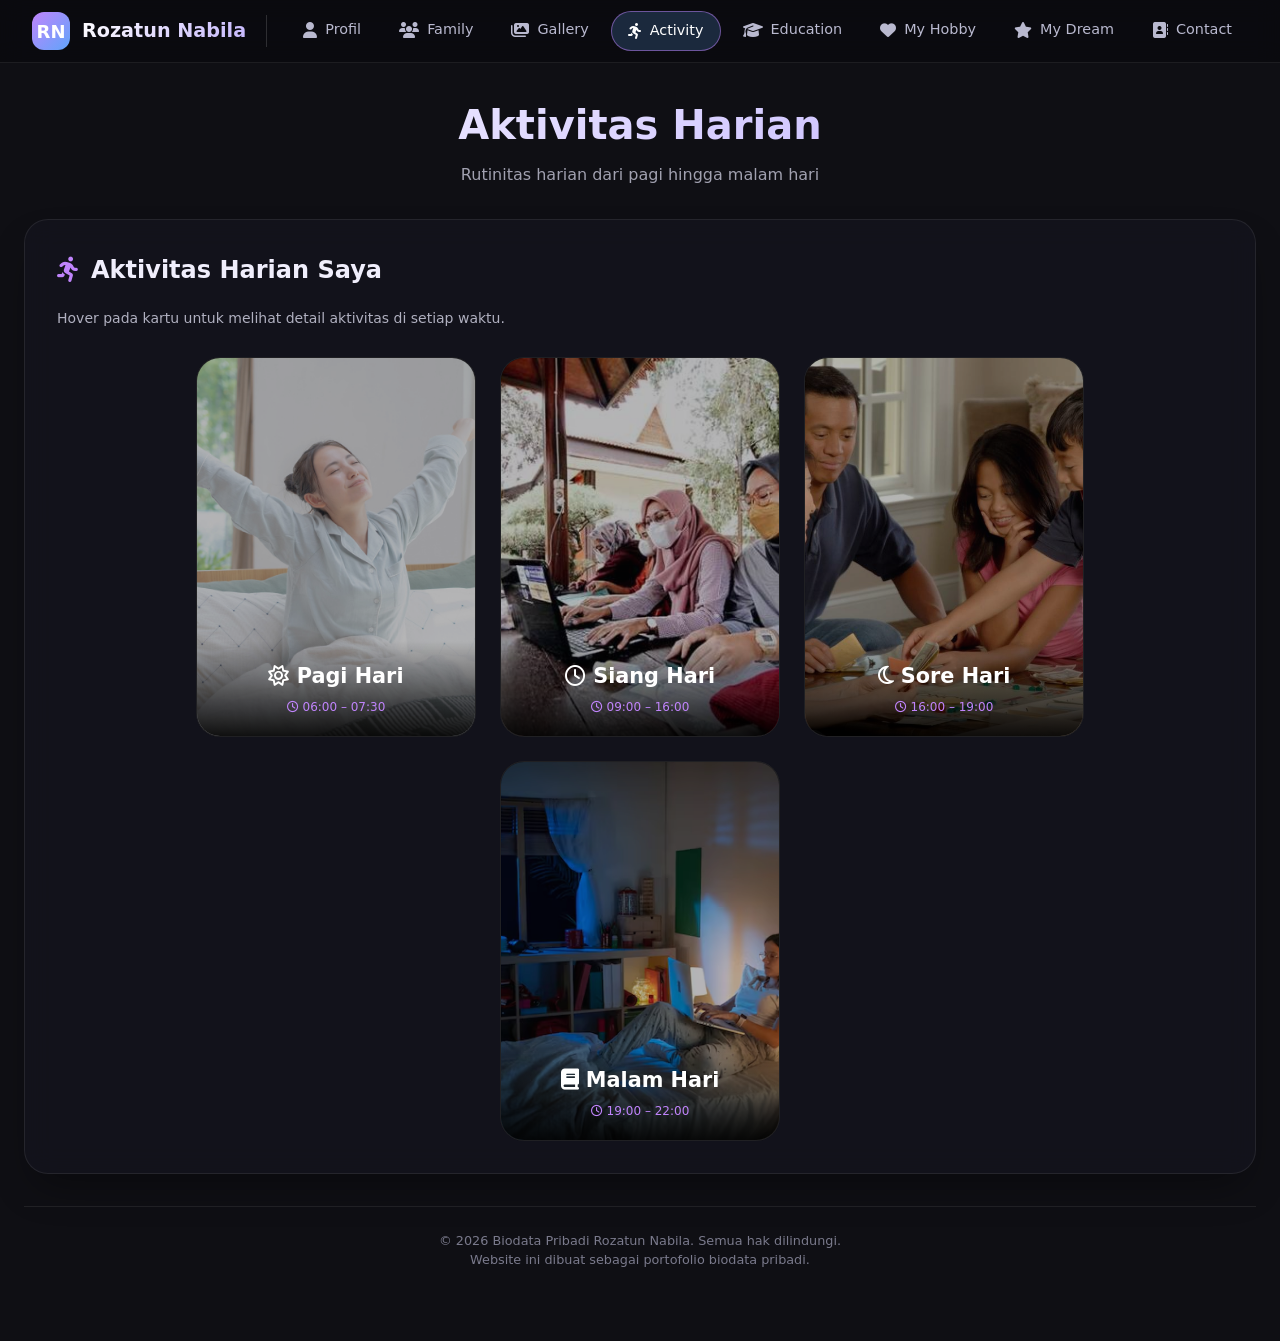
<file: prak/activities.html>
<!DOCTYPE html>
<html lang="id">
<head>
  <meta charset="UTF-8">
  <meta name="viewport" content="width=device-width, initial-scale=1.0">
  <title>Biodata Pribadi - Aktivitas</title>
  <link rel="stylesheet" href="https://cdnjs.cloudflare.com/ajax/libs/font-awesome/6.4.0/css/all.min.css">
  <link rel="stylesheet" href="style.css">
  <script src="script.js" defer></script>
</head>
<body>
  <!-- NAVBAR SAMA PERSIS DENGAN DREAMS -->
  <nav class="topbar">
    <a href="index.html" class="topbar-brand">
      <div class="topbar-brand-logo">RN</div>
      <div class="topbar-brand-name">Rozatun Nabila</div>
    </a>
    <div class="topbar-divider"></div>
    <ul class="nav-menu">
      <li class="nav-item"><a href="index.html" class="nav-link"><i class="fas fa-user"></i><span>Profil</span></a></li>
      <li class="nav-item"><a href="family.html" class="nav-link"><i class="fas fa-users"></i><span>Family</span></a></li>
      <li class="nav-item"><a href="gallery.html" class="nav-link"><i class="fas fa-images"></i><span>Gallery</span></a></li>
      <li class="nav-item"><a href="activities.html" class="nav-link active"><i class="fas fa-running"></i><span>Activity</span></a></li>
      <li class="nav-item"><a href="education.html" class="nav-link"><i class="fas fa-graduation-cap"></i><span>Education</span></a></li>
      <li class="nav-item"><a href="hobby.html" class="nav-link"><i class="fas fa-heart"></i><span>My Hobby</span></a></li>
      <li class="nav-item"><a href="dreams.html" class="nav-link"><i class="fas fa-star"></i><span>My Dream</span></a></li>
      <li class="nav-item"><a href="contact.html" class="nav-link"><i class="fas fa-address-book"></i><span>Contact</span></a></li>
    </ul>
  </nav>

  <main class="main-content">
    <div class="page-header">
      <h1>Aktivitas Harian</h1>
      <p>Rutinitas harian dari pagi hingga malam hari</p>
    </div>

    <div class="glass-card">
      <div class="section-title"><i class="fas fa-running"></i> Aktivitas Harian Saya</div>
      <p style="color:var(--text2); margin-bottom:28px; font-size:14px;">Hover pada kartu untuk melihat detail aktivitas di setiap waktu.</p>

      <div class="flip-dasar">
        <!-- Pagi -->
        <div class="flip-card">
          <div class="flip-inner">
            <div class="flip-front">
              <img src="images/bangun pagi.jpg" alt="Pagi" onerror="this.style.background='linear-gradient(135deg,#7c5cbf,#f472b6)'; this.style.minHeight='200px';">
              <div class="flip-front-content">
                <h3><i class="far fa-sun"></i> Pagi Hari</h3>
                <p class="card-time"><i class="far fa-clock"></i> 06:00 – 07:30</p>
              </div>
            </div>
            <div class="flip-back">
              <div class="flip-back-icon"><i class="far fa-sun"></i></div>
              <h3>Sarapan & Mandi</h3>
              <p>Setelah shalat shubuh dilanjutkan dengan mandi kemudian baru sarapan pagi.</p>
              <div class="detail-list">
                <div><i class="fas fa-check-circle"></i> Shalat Shubuh</div>
                <div><i class="fas fa-check-circle"></i> Mandi pagi</div>
                <div><i class="fas fa-check-circle"></i> Sarapan bergizi</div>
              </div>
            </div>
          </div>
        </div>

        <!-- Siang -->
        <div class="flip-card">
          <div class="flip-inner">
            <div class="flip-front">
              <img src="images/ngampus.jpg" alt="Siang" onerror="this.style.background='linear-gradient(135deg,#38bdf8,#7c5cbf)'; this.style.minHeight='200px';">
              <div class="flip-front-content">
                <h3><i class="far fa-clock"></i> Siang Hari</h3>
                <p class="card-time"><i class="far fa-clock"></i> 09:00 – 16:00</p>
              </div>
            </div>
            <div class="flip-back">
              <div class="flip-back-icon"><i class="fas fa-graduation-cap"></i></div>
              <h3>Masuk Kampus</h3>
              <p>Belajar di lingkungan kampus sesuai dengan mata kuliah yang telah diambil.</p>
              <div class="detail-list">
                <div><i class="fas fa-check-circle"></i> Perkuliahan</div>
                <div><i class="fas fa-check-circle"></i> Diskusi kelompok</div>
                <div><i class="fas fa-check-circle"></i> Praktikum</div>
              </div>
            </div>
          </div>
        </div>

        <!-- Sore -->
        <div class="flip-card">
          <div class="flip-inner">
            <div class="flip-front">
              <img src="images/pulang.jpg" alt="Sore" onerror="this.style.background='linear-gradient(135deg,#f472b6,#38bdf8)'; this.style.minHeight='200px';">
              <div class="flip-front-content">
                <h3><i class="far fa-moon"></i> Sore Hari</h3>
                <p class="card-time"><i class="far fa-clock"></i> 16:00 – 19:00</p>
              </div>
            </div>
            <div class="flip-back">
              <div class="flip-back-icon"><i class="fas fa-users"></i></div>
              <h3>Waktu Keluarga</h3>
              <p>Waktu istirahat setelah seharian di kampus dan bersama keluarga.</p>
              <div class="detail-list">
                <div><i class="fas fa-check-circle"></i> Istirahat</div>
                <div><i class="fas fa-check-circle"></i> Quality time keluarga</div>
                <div><i class="fas fa-check-circle"></i> Makan malam bersama</div>
              </div>
            </div>
          </div>
        </div>

        <!-- Malam -->
        <div class="flip-card">
          <div class="flip-inner">
            <div class="flip-front">
              <img src="images/malam.jpg" alt="Malam" onerror="this.style.background='linear-gradient(135deg,#1e1a35,#7c5cbf)'; this.style.minHeight='200px';">
              <div class="flip-front-content">
                <h3><i class="fas fa-book"></i> Malam Hari</h3>
                <p class="card-time"><i class="far fa-clock"></i> 19:00 – 22:00</p>
              </div>
            </div>
            <div class="flip-back">
              <div class="flip-back-icon"><i class="fas fa-star"></i></div>
              <h3>Pengembangan Diri</h3>
              <p>Belajar mandiri dan merencanakan kegiatan esok hari.</p>
              <div class="detail-list">
                <div><i class="fas fa-check-circle"></i> Belajar mandiri</div>
                <div><i class="fas fa-check-circle"></i> Review materi</div>
                <div><i class="fas fa-check-circle"></i> Persiapan esok hari</div>
                <div><i class="fas fa-check-circle"></i> Istirahat / tidur</div>
              </div>
            </div>
          </div>
        </div>
      </div>
    </div>

    <footer class="footer">
      <p>&copy; 2026 Biodata Pribadi Rozatun Nabila. Semua hak dilindungi.</p>
      <p>Website ini dibuat sebagai portofolio biodata pribadi.</p>
    </footer>
  </main>
</body>
</html>
</file>
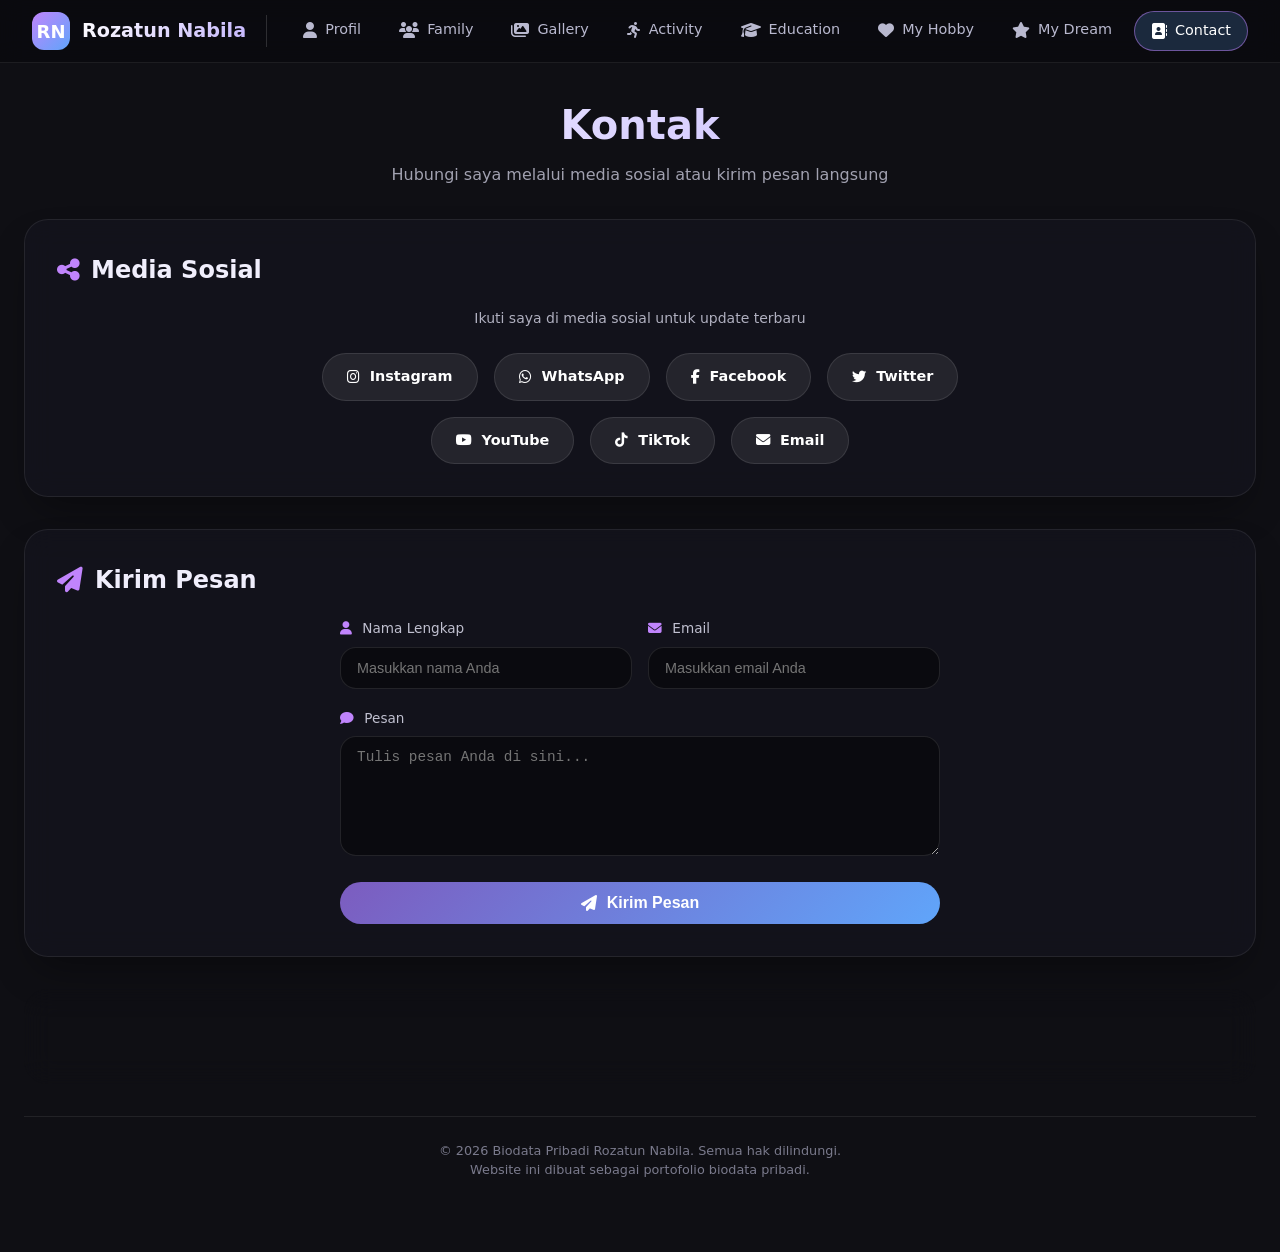
<file: prak/contact.html>
<!DOCTYPE html>
<html lang="id">
<head>
  <meta charset="UTF-8">
  <meta name="viewport" content="width=device-width, initial-scale=1.0">
  <title>Biodata Pribadi - Kontak</title>
  <link rel="stylesheet" href="https://cdnjs.cloudflare.com/ajax/libs/font-awesome/6.4.0/css/all.min.css">
  <link rel="stylesheet" href="style.css">
  <script src="script.js" defer></script>
</head>
<body>
  <nav class="topbar">
    <a href="index.html" class="topbar-brand">
      <div class="topbar-brand-logo">RN</div>
      <div class="topbar-brand-name">Rozatun Nabila</div>
    </a>
    <div class="topbar-divider"></div>
    <ul class="nav-menu">
      <li class="nav-item"><a href="index.html" class="nav-link"><i class="nav-icon fas fa-user"></i><span class="nav-text">Profil</span></a></li>
      <li class="nav-item"><a href="family.html" class="nav-link"><i class="nav-icon fas fa-users"></i><span class="nav-text">Family</span></a></li>
      <li class="nav-item"><a href="gallery.html" class="nav-link"><i class="nav-icon fas fa-images"></i><span class="nav-text">Gallery</span></a></li>
      <li class="nav-item"><a href="activities.html" class="nav-link"><i class="nav-icon fas fa-running"></i><span class="nav-text">Activity</span></a></li>
      <li class="nav-item"><a href="education.html" class="nav-link"><i class="nav-icon fas fa-graduation-cap"></i><span class="nav-text">Education</span></a></li>
      <li class="nav-item"><a href="hobby.html" class="nav-link"><i class="nav-icon fas fa-heart"></i><span class="nav-text">My Hobby</span></a></li>
      <li class="nav-item"><a href="dreams.html" class="nav-link"><i class="nav-icon fas fa-star"></i><span class="nav-text">My Dream</span></a></li>
      <li class="nav-item"><a href="contact.html" class="nav-link active"><i class="nav-icon fas fa-address-book"></i><span class="nav-text">Contact</span></a></li>
    </ul>
  </nav>

  <main class="main-content">
    <div class="page-header">
      <h1>Kontak</h1>
      <p>Hubungi saya melalui media sosial atau kirim pesan langsung</p>
    </div>

    <div class="glass-card">
      <div class="section-title"><i class="fas fa-share-alt"></i> Media Sosial</div>
      <p style="color:var(--text2); margin-bottom:24px; font-size:14px; text-align:center;">Ikuti saya di media sosial untuk update terbaru</p>
      <div class="social-grid">
        <a href="https://www.instagram.com/daintyrose_bill" target="_blank" class="social-btn ig"><i class="fab fa-instagram"></i> Instagram</a>
        <a href="https://wa.me/6285191769232" target="_blank" class="social-btn wa"><i class="fab fa-whatsapp"></i> WhatsApp</a>
        <a href="https://www.facebook.com/profile.php?id=100070222700428" target="_blank" class="social-btn fb"><i class="fab fa-facebook-f"></i> Facebook</a>
        <a href="https://twitter.com/roztnnabila" target="_blank" class="social-btn tw"><i class="fab fa-twitter"></i> Twitter</a>
        <a href="https://www.youtube.com/@roztnnabila" target="_blank" class="social-btn yt"><i class="fab fa-youtube"></i> YouTube</a>
        <a href="https://www.tiktok.com/@roztnnabila" target="_blank" class="social-btn tk"><i class="fab fa-tiktok"></i> TikTok</a>
        <a href="mailto:nabilarozatun@gmail.com" class="social-btn em"><i class="fas fa-envelope"></i> Email</a>
      </div>
    </div>

    <div class="glass-card">
      <div class="section-title"><i class="fas fa-paper-plane"></i> Kirim Pesan</div>
      <div class="contact-form-wrap">
        <div id="alertMsg" class="alert"></div>
        <form id="contactForm">
          <div class="form-row">
            <div class="input-group">
              <label><i class="fas fa-user"></i> Nama Lengkap</label>
              <input type="text" id="c-name" placeholder="Masukkan nama Anda" required>
            </div>
            <div class="input-group">
              <label><i class="fas fa-envelope"></i> Email</label>
              <input type="email" id="c-email" placeholder="Masukkan email Anda" required>
            </div>
          </div>
          <div class="input-group">
            <label><i class="fas fa-comment"></i> Pesan</label>
            <textarea id="c-msg" placeholder="Tulis pesan Anda di sini..." required></textarea>
          </div>
          <button type="submit" class="btn-primary">
            <i class="fas fa-paper-plane"></i> Kirim Pesan
          </button>
        </form>
      </div>
    </div>

    <div class="glass-card inbox-wrap">
      <div class="inbox-toggle" onclick="toggleInbox()">
        <h3><i class="fas fa-inbox"></i> Pesan Masuk</h3>
        <span class="notif-badge" id="notif-badge">0</span>
      </div>
      <div class="msg-list" id="msg-list"></div>
    </div>

    <footer class="footer">
      <p>&copy; 2026 Biodata Pribadi Rozatun Nabila. Semua hak dilindungi.</p>
      <p>Website ini dibuat sebagai portofolio biodata pribadi.</p>
    </footer>
  </main>

  <div class="modal-backdrop" id="msgModal">
    <div class="modal-box">
      <div class="modal-header">
        <h3><i class="fas fa-envelope"></i> Detail Pesan</h3>
        <button class="modal-close-btn" onclick="closeModal()"><i class="fas fa-times"></i></button>
      </div>
      <div class="modal-body">
        <div class="modal-field">
          <div class="modal-field-label">Nama</div>
          <div class="modal-field-value" id="m-name"></div>
        </div>
        <div class="modal-field">
          <div class="modal-field-label">Email</div>
          <div class="modal-field-value" id="m-email"></div>
        </div>
        <div class="modal-field">
          <div class="modal-field-label">Waktu</div>
          <div class="modal-field-value" id="m-time"></div>
        </div>
        <div class="modal-field">
          <div class="modal-field-label">Pesan</div>
          <div class="modal-message-box" id="m-msg"></div>
        </div>
      </div>
    </div>
  </div>
</body>
</html>
</file>
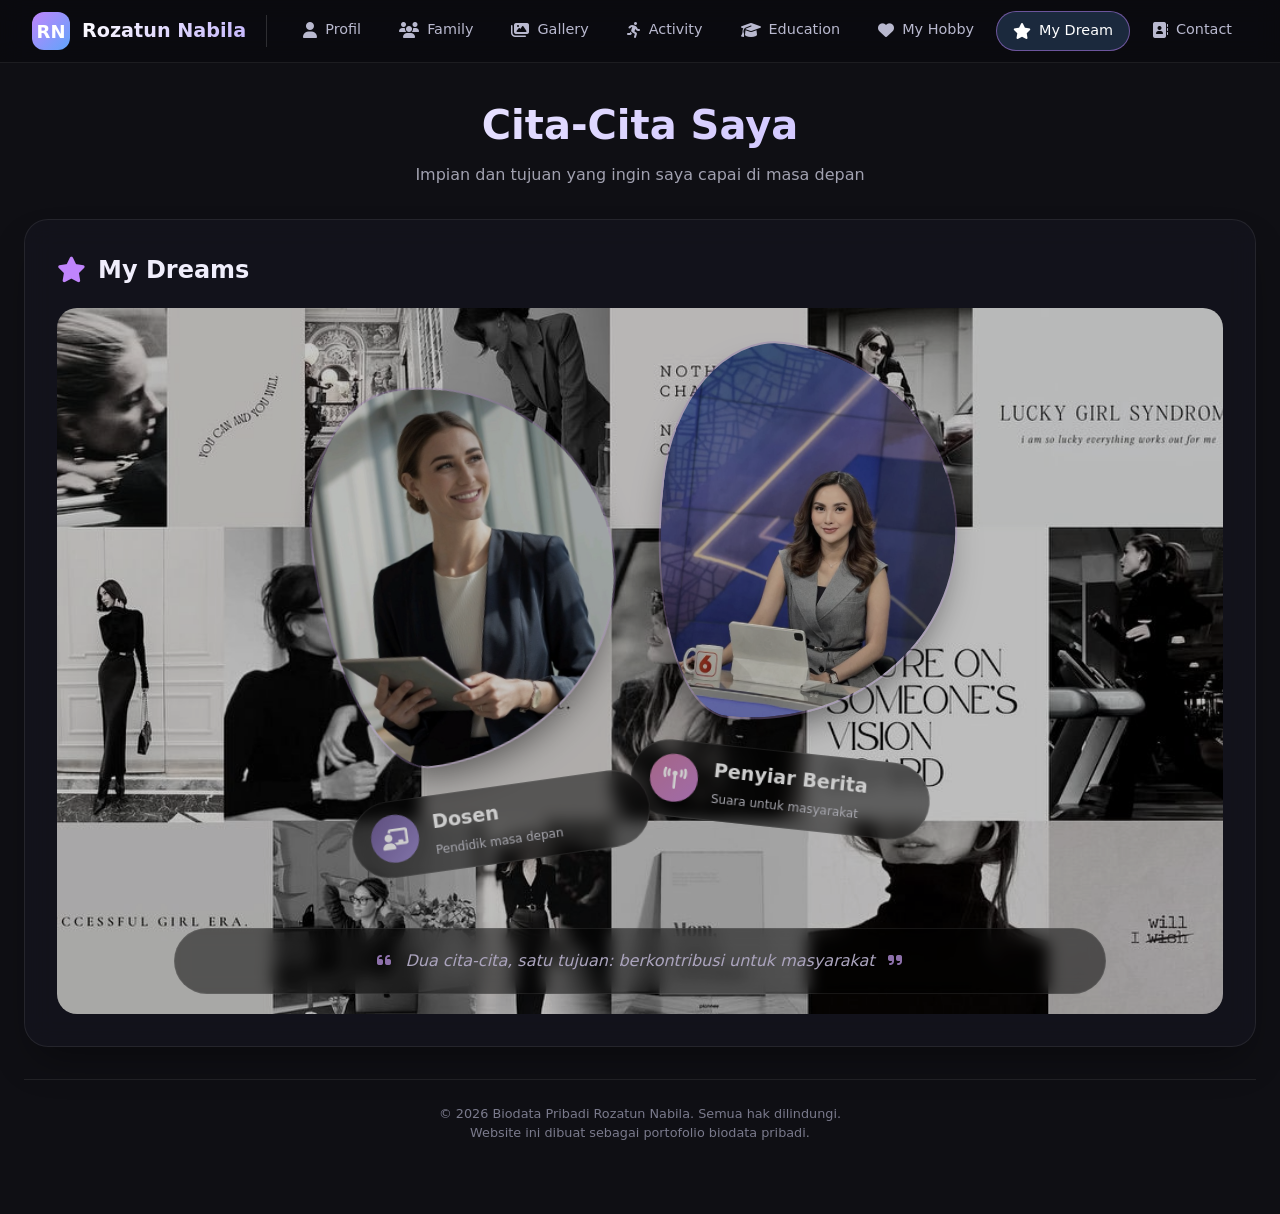
<file: prak/dreams.html>
<!DOCTYPE html>
<html lang="id">
<head>
  <meta charset="UTF-8">
  <meta name="viewport" content="width=device-width, initial-scale=1.0">
  <title>Biodata Pribadi - Impian</title>
  <link rel="stylesheet" href="https://cdnjs.cloudflare.com/ajax/libs/font-awesome/6.4.0/css/all.min.css">
  <link rel="stylesheet" href="style.css">
  <script src="script.js" defer></script>
</head>
<body>
  <nav class="topbar">
    <a href="index.html" class="topbar-brand">
      <div class="topbar-brand-logo">RN</div>
      <div class="topbar-brand-name">Rozatun Nabila</div>
    </a>
    <div class="topbar-divider"></div>
    <ul class="nav-menu">
      <li class="nav-item"><a href="index.html" class="nav-link"><i class="fas fa-user"></i><span>Profil</span></a></li>
      <li class="nav-item"><a href="family.html" class="nav-link"><i class="fas fa-users"></i><span>Family</span></a></li>
      <li class="nav-item"><a href="gallery.html" class="nav-link"><i class="fas fa-images"></i><span>Gallery</span></a></li>
      <li class="nav-item"><a href="activities.html" class="nav-link"><i class="fas fa-running"></i><span>Activity</span></a></li>
      <li class="nav-item"><a href="education.html" class="nav-link"><i class="fas fa-graduation-cap"></i><span>Education</span></a></li>
      <li class="nav-item"><a href="hobby.html" class="nav-link"><i class="fas fa-heart"></i><span>My Hobby</span></a></li>
      <li class="nav-item"><a href="dreams.html" class="nav-link active"><i class="fas fa-star"></i><span>My Dream</span></a></li>
      <li class="nav-item"><a href="contact.html" class="nav-link"><i class="fas fa-address-book"></i><span>Contact</span></a></li>
    </ul>
  </nav>

  <main class="main-content">
    <div class="page-header">
      <h1>Cita-Cita Saya</h1>
      <p>Impian dan tujuan yang ingin saya capai di masa depan</p>
    </div>

    <div class="glass-card">
      <div class="section-title"><i class="fas fa-star"></i> My Dreams</div>

      <div class="dreams-bg">
        <div class="dreams-content">
          <div class="dream-card">
            <img src="images/dosen.jpg" alt="Menjadi Dosen">
            <div class="dream-caption">
              <div class="dream-caption-icon"><i class="fas fa-chalkboard-teacher"></i></div>
              <div>
                <h3>Dosen</h3>
                <p>Pendidik masa depan</p>
              </div>
            </div>
          </div>
          <div class="dream-card">
            <img src="images/penyiar.jpg" alt="Penyiar Berita" >
            <div class="dream-caption">
              <div class="dream-caption-icon" style="background:linear-gradient(135deg, #f472b6, #e879f9);"><i class="fas fa-broadcast-tower"></i></div>
              <div>
                <h3>Penyiar Berita</h3>
                <p>Suara untuk masyarakat</p>
              </div>
            </div>
          </div>
        </div>

        <div class="dream-quote">
          <p>
            <i class="fas fa-quote-left"></i>
            Dua cita-cita, satu tujuan: berkontribusi untuk masyarakat
            <i class="fas fa-quote-right"></i>
          </p>
        </div>
      </div>
    </div>

    <footer class="footer">
      <p>&copy; 2026 Biodata Pribadi Rozatun Nabila. Semua hak dilindungi.</p>
      <p>Website ini dibuat sebagai portofolio biodata pribadi.</p>
    </footer>
  </main>
</body>
</html>
</file>
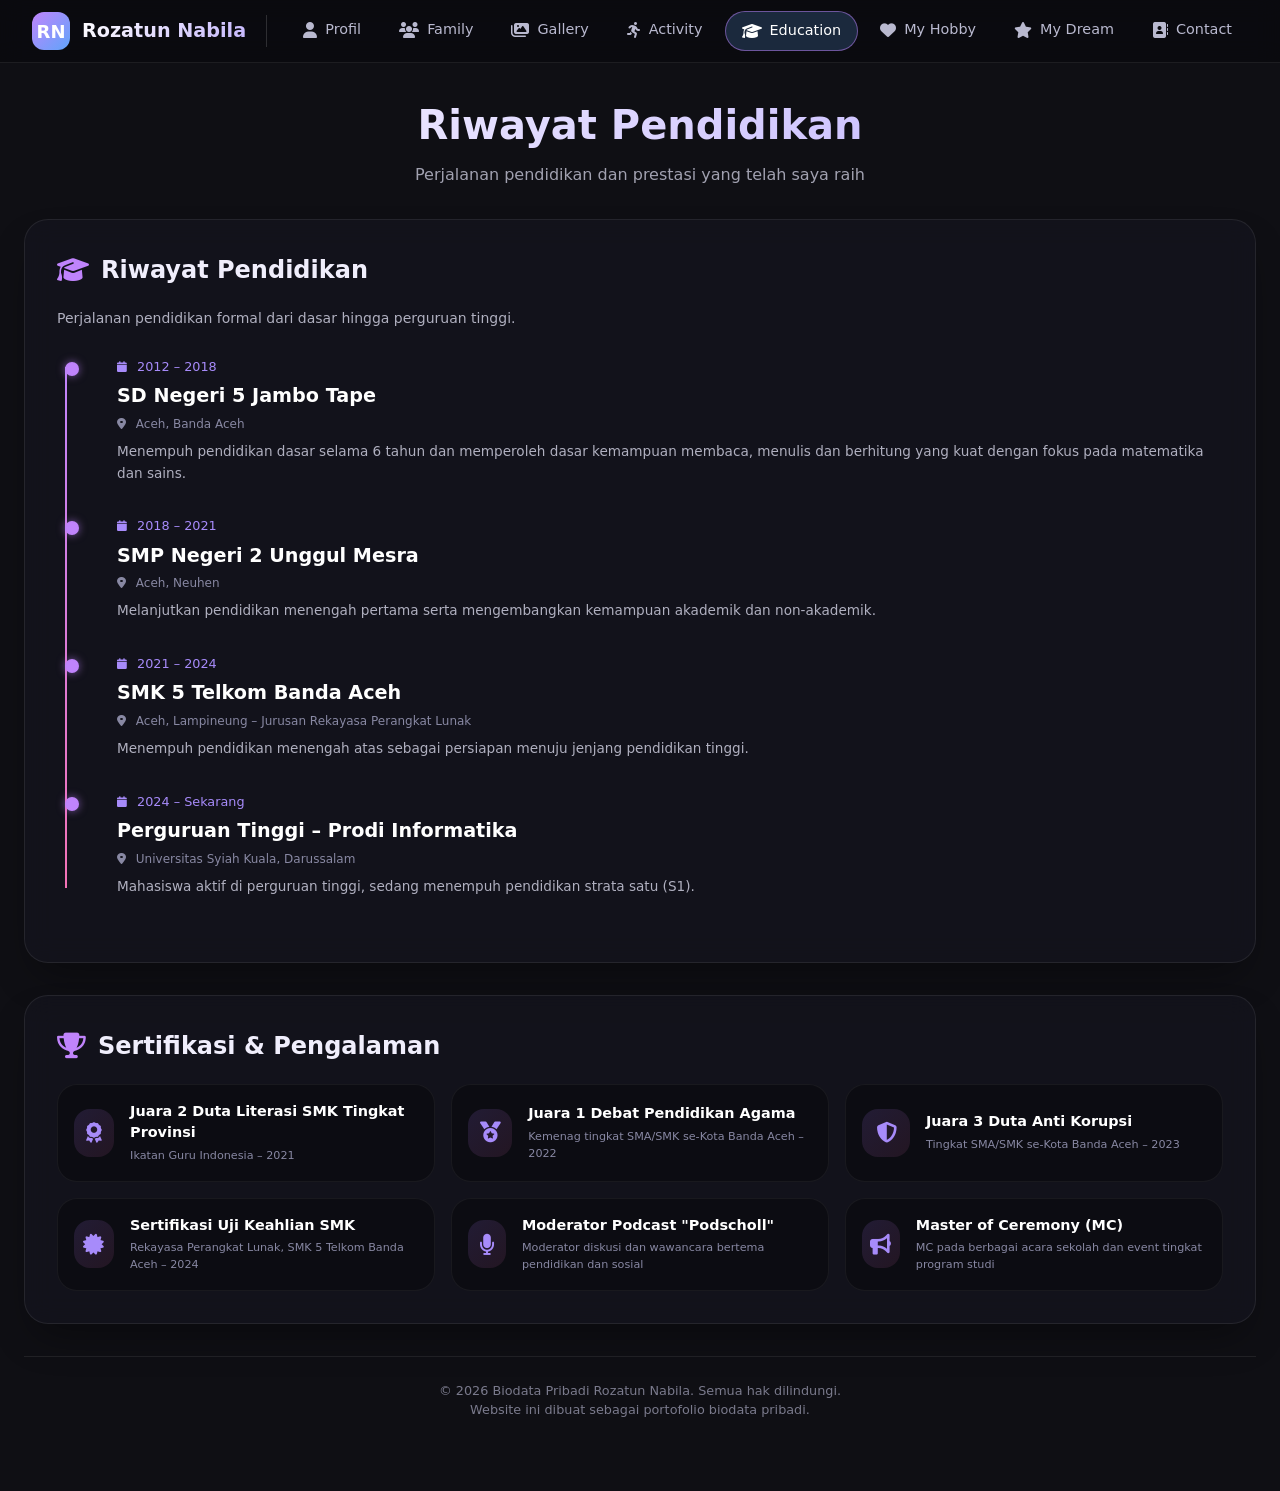
<file: prak/education.html>
<!DOCTYPE html>
<html lang="id">
<head>
  <meta charset="UTF-8">
  <meta name="viewport" content="width=device-width, initial-scale=1.0">
  <title>Biodata Pribadi - Pendidikan</title>
  <link rel="stylesheet" href="https://cdnjs.cloudflare.com/ajax/libs/font-awesome/6.4.0/css/all.min.css">
  <link rel="stylesheet" href="style.css">
  <script src="script.js" defer></script>
</head>
<body>
  <nav class="topbar">
    <a href="index.html" class="topbar-brand">
      <div class="topbar-brand-logo">RN</div>
      <div class="topbar-brand-name">Rozatun Nabila</div>
    </a>
    <div class="topbar-divider"></div>
    <ul class="nav-menu">
      <li class="nav-item"><a href="index.html" class="nav-link"><i class="fas fa-user"></i><span>Profil</span></a></li>
      <li class="nav-item"><a href="family.html" class="nav-link"><i class="fas fa-users"></i><span>Family</span></a></li>
      <li class="nav-item"><a href="gallery.html" class="nav-link"><i class="fas fa-images"></i><span>Gallery</span></a></li>
      <li class="nav-item"><a href="activities.html" class="nav-link"><i class="fas fa-running"></i><span>Activity</span></a></li>
      <li class="nav-item"><a href="education.html" class="nav-link active"><i class="fas fa-graduation-cap"></i><span>Education</span></a></li>
      <li class="nav-item"><a href="hobby.html" class="nav-link"><i class="fas fa-heart"></i><span>My Hobby</span></a></li>
      <li class="nav-item"><a href="dreams.html" class="nav-link"><i class="fas fa-star"></i><span>My Dream</span></a></li>
      <li class="nav-item"><a href="contact.html" class="nav-link"><i class="fas fa-address-book"></i><span>Contact</span></a></li>
    </ul>
  </nav>

  <main class="main-content">
    <div class="page-header">
      <h1>Riwayat Pendidikan</h1>
      <p>Perjalanan pendidikan dan prestasi yang telah saya raih</p>
    </div>

    <div class="glass-card">
      <div class="section-title"><i class="fas fa-graduation-cap"></i> Riwayat Pendidikan</div>
      <p style="color:var(--text2); margin-bottom:28px; font-size:14px;">Perjalanan pendidikan formal dari dasar hingga perguruan tinggi.</p>

      <div class="education-timeline">
        <div class="edu-item">
          <div class="edu-dot"></div>
          <div class="edu-date"><i class="fas fa-calendar"></i> 2012 – 2018</div>
          <div class="edu-school">SD Negeri 5 Jambo Tape</div>
          <div class="edu-location"><i class="fas fa-map-marker-alt"></i> Aceh, Banda Aceh</div>
          <p class="edu-desc">Menempuh pendidikan dasar selama 6 tahun dan memperoleh dasar kemampuan membaca, menulis dan berhitung yang kuat dengan fokus pada matematika dan sains.</p>
        </div>

        <div class="edu-item">
          <div class="edu-dot"></div>
          <div class="edu-date"><i class="fas fa-calendar"></i> 2018 – 2021</div>
          <div class="edu-school">SMP Negeri 2 Unggul Mesra</div>
          <div class="edu-location"><i class="fas fa-map-marker-alt"></i> Aceh, Neuhen</div>
          <p class="edu-desc">Melanjutkan pendidikan menengah pertama serta mengembangkan kemampuan akademik dan non-akademik.</p>
        </div>

        <div class="edu-item">
          <div class="edu-dot"></div>
          <div class="edu-date"><i class="fas fa-calendar"></i> 2021 – 2024</div>
          <div class="edu-school">SMK 5 Telkom Banda Aceh</div>
          <div class="edu-location"><i class="fas fa-map-marker-alt"></i> Aceh, Lampineung – Jurusan Rekayasa Perangkat Lunak</div>
          <p class="edu-desc">Menempuh pendidikan menengah atas sebagai persiapan menuju jenjang pendidikan tinggi.</p>
        </div>

        <div class="edu-item">
          <div class="edu-dot"></div>
          <div class="edu-date"><i class="fas fa-calendar"></i> 2024 – Sekarang</div>
          <div class="edu-school">Perguruan Tinggi – Prodi Informatika</div>
          <div class="edu-location"><i class="fas fa-map-marker-alt"></i> Universitas Syiah Kuala, Darussalam</div>
          <p class="edu-desc">Mahasiswa aktif di perguruan tinggi, sedang menempuh pendidikan strata satu (S1).</p>
        </div>
      </div>
    </div>

    <div class="glass-card">
      <div class="section-title"><i class="fas fa-trophy"></i> Sertifikasi & Pengalaman</div>
      <div class="cert-grid">
        <div class="cert-item">
          <div class="cert-icon"><i class="fas fa-award"></i></div>
          <div class="cert-content">
            <h4>Juara 2 Duta Literasi SMK Tingkat Provinsi</h4>
            <p>Ikatan Guru Indonesia – 2021</p>
          </div>
        </div>
        <div class="cert-item">
          <div class="cert-icon"><i class="fas fa-medal"></i></div>
          <div class="cert-content">
            <h4>Juara 1 Debat Pendidikan Agama</h4>
            <p>Kemenag tingkat SMA/SMK se-Kota Banda Aceh – 2022</p>
          </div>
        </div>
        <div class="cert-item">
          <div class="cert-icon"><i class="fas fa-shield-alt"></i></div>
          <div class="cert-content">
            <h4>Juara 3 Duta Anti Korupsi</h4>
            <p>Tingkat SMA/SMK se-Kota Banda Aceh – 2023</p>
          </div>
        </div>
        <div class="cert-item">
          <div class="cert-icon"><i class="fas fa-certificate"></i></div>
          <div class="cert-content">
            <h4>Sertifikasi Uji Keahlian SMK</h4>
            <p>Rekayasa Perangkat Lunak, SMK 5 Telkom Banda Aceh – 2024</p>
          </div>
        </div>
        <div class="cert-item">
          <div class="cert-icon"><i class="fas fa-microphone"></i></div>
          <div class="cert-content">
            <h4>Moderator Podcast "Podscholl"</h4>
            <p>Moderator diskusi dan wawancara bertema pendidikan dan sosial</p>
          </div>
        </div>
        <div class="cert-item">
          <div class="cert-icon"><i class="fas fa-bullhorn"></i></div>
          <div class="cert-content">
            <h4>Master of Ceremony (MC)</h4>
            <p>MC pada berbagai acara sekolah dan event tingkat program studi</p>
          </div>
        </div>
      </div>
    </div>

    <footer class="footer">
      <p>&copy; 2026 Biodata Pribadi Rozatun Nabila. Semua hak dilindungi.</p>
      <p>Website ini dibuat sebagai portofolio biodata pribadi.</p>
    </footer>
  </main>
</body>
</html>
</file>
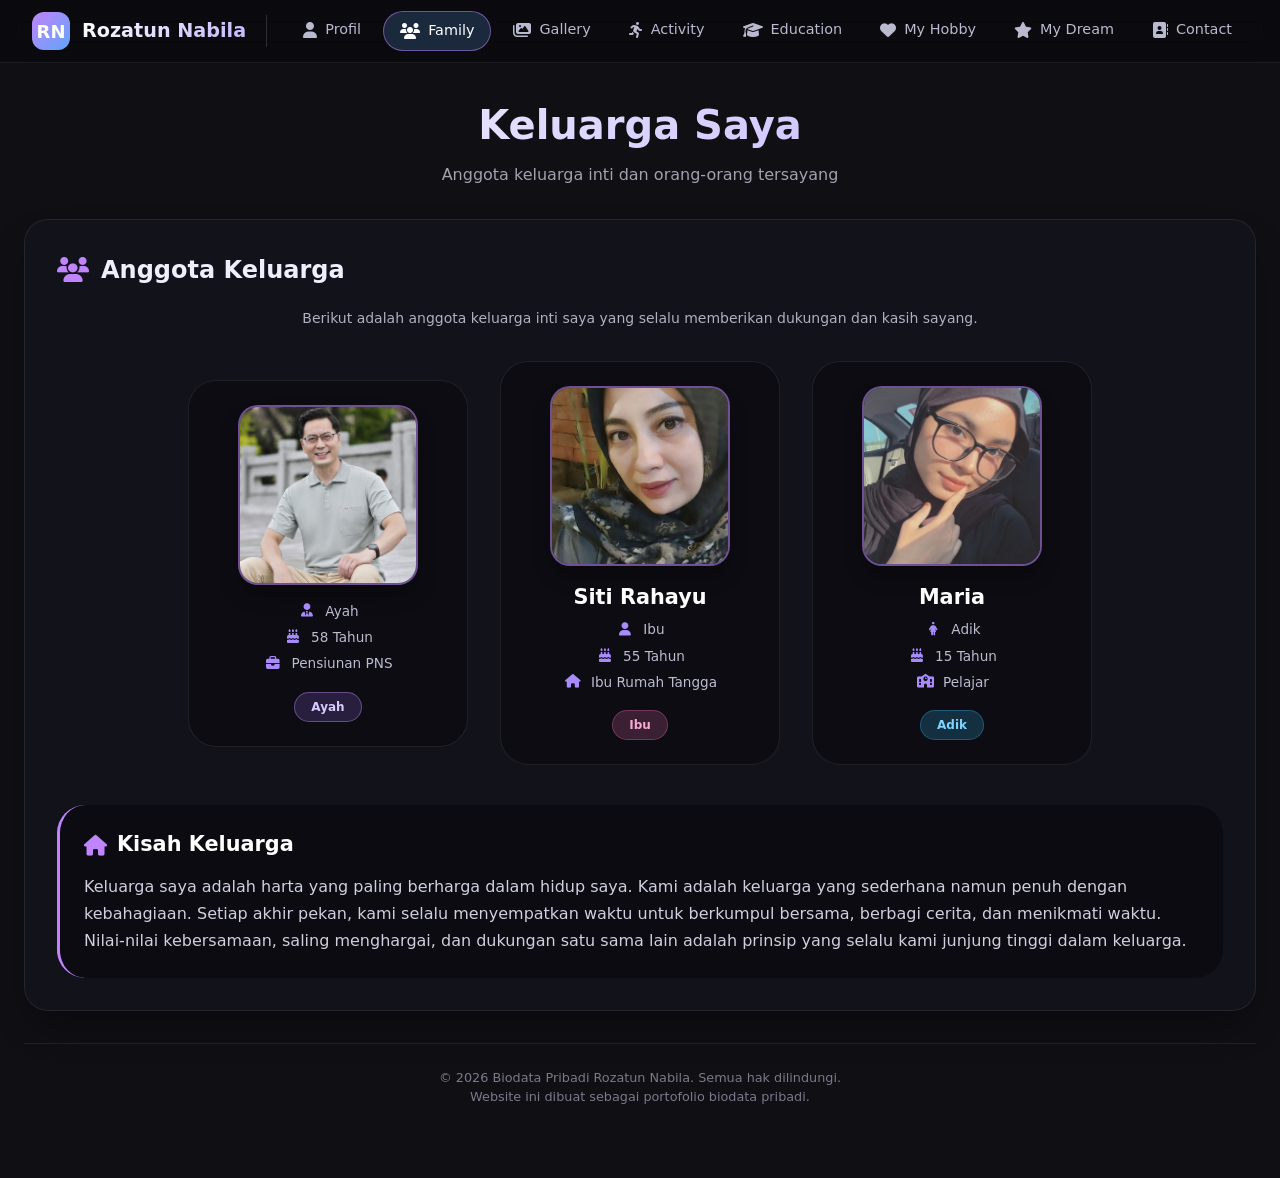
<file: prak/family.html>
<!DOCTYPE html>
<html lang="id">
<head>
  <meta charset="UTF-8">
  <meta name="viewport" content="width=device-width, initial-scale=1.0">
  <title>Biodata Pribadi - Keluarga</title>
  <link rel="stylesheet" href="https://cdnjs.cloudflare.com/ajax/libs/font-awesome/6.4.0/css/all.min.css">
  <link rel="stylesheet" href="style.css">
  <script src="script.js" defer></script>
</head>
<body>
  <nav class="topbar">
    <a href="index.html" class="topbar-brand">
      <div class="topbar-brand-logo">RN</div>
      <div class="topbar-brand-name">Rozatun Nabila</div>
    </a>
    <div class="topbar-divider"></div>
    <ul class="nav-menu">
      <li class="nav-item"><a href="index.html" class="nav-link"><i class="nav-icon fas fa-user"></i><span class="nav-text">Profil</span></a></li>
      <li class="nav-item"><a href="family.html" class="nav-link active"><i class="nav-icon fas fa-users"></i><span class="nav-text">Family</span></a></li>
      <li class="nav-item"><a href="gallery.html" class="nav-link"><i class="nav-icon fas fa-images"></i><span class="nav-text">Gallery</span></a></li>
      <li class="nav-item"><a href="activities.html" class="nav-link"><i class="nav-icon fas fa-running"></i><span class="nav-text">Activity</span></a></li>
      <li class="nav-item"><a href="education.html" class="nav-link"><i class="nav-icon fas fa-graduation-cap"></i><span class="nav-text">Education</span></a></li>
      <li class="nav-item"><a href="hobby.html" class="nav-link"><i class="nav-icon fas fa-heart"></i><span class="nav-text">My Hobby</span></a></li>
      <li class="nav-item"><a href="dreams.html" class="nav-link"><i class="nav-icon fas fa-star"></i><span class="nav-text">My Dream</span></a></li>
      <li class="nav-item"><a href="contact.html" class="nav-link"><i class="nav-icon fas fa-address-book"></i><span class="nav-text">Contact</span></a></li>
    </ul>
  </nav>

  <main class="main-content">
    <div class="page-header">
      <h1>Keluarga Saya</h1>
      <p>Anggota keluarga inti dan orang-orang tersayang</p>
    </div>

    <div class="glass-card">
      <div class="section-title"><i class="fas fa-users"></i> Anggota Keluarga</div>
      <p style="color:var(--text2); margin-bottom:28px; font-size:14px; text-align:center;">Berikut adalah anggota keluarga inti saya yang selalu memberikan dukungan dan kasih sayang.</p>

      <div class="family-grid">
        <!-- Ayah -->
        <div class="family-member">
          <img src="images/father.jpg" alt="Ayah" class="member-img" >
          <div class="member-detail"><i class="fas fa-user-tie"></i> Ayah</div>
          <div class="member-detail"><i class="fas fa-birthday-cake"></i> 58 Tahun</div>
          <div class="member-detail"><i class="fas fa-briefcase"></i> Pensiunan PNS</div>
          <span class="member-role-badge">Ayah</span>
        </div>

        <!-- Ibu -->
        <div class="family-member">
          <img src="images/mother.jpg" alt="Ibu" class="member-img" >
          <div class="member-name">Siti Rahayu</div>
          <div class="member-detail"><i class="fas fa-user"></i> Ibu</div>
          <div class="member-detail"><i class="fas fa-birthday-cake"></i> 55 Tahun</div>
          <div class="member-detail"><i class="fas fa-home"></i> Ibu Rumah Tangga</div>
          <span class="member-role-badge" style="background:rgba(244,114,182,0.2); color:#f9a8d4; border-color:rgba(244,114,182,0.3);">Ibu</span>
        </div>

        <!-- Adik -->
        <div class="family-member">
          <img src="images/adik.jpg" alt="Adik" class="member-img">
          <div class="member-name">Maria</div>
          <div class="member-detail"><i class="fas fa-female"></i> Adik</div>
          <div class="member-detail"><i class="fas fa-birthday-cake"></i> 15 Tahun</div>
          <div class="member-detail"><i class="fas fa-school"></i> Pelajar</div>
          <span class="member-role-badge" style="background:rgba(56,189,248,0.2); color:#7dd3fc; border-color:rgba(56,189,248,0.3);">Adik</span>
        </div>
      </div>

      <div class="family-story">
        <h3><i class="fas fa-home"></i> Kisah Keluarga</h3>
        <p>
          Keluarga saya adalah harta yang paling berharga dalam hidup saya. Kami adalah keluarga yang sederhana namun penuh dengan kebahagiaan.
          Setiap akhir pekan, kami selalu menyempatkan waktu untuk berkumpul bersama, berbagi cerita, dan menikmati waktu.
          Nilai-nilai kebersamaan, saling menghargai, dan dukungan satu sama lain adalah prinsip yang selalu kami junjung tinggi dalam keluarga.
        </p>
      </div>
    </div>

    <footer class="footer">
      <p>&copy; 2026 Biodata Pribadi Rozatun Nabila. Semua hak dilindungi.</p>
      <p>Website ini dibuat sebagai portofolio biodata pribadi.</p>
    </footer>
  </main>
</body>
</html>
</file>
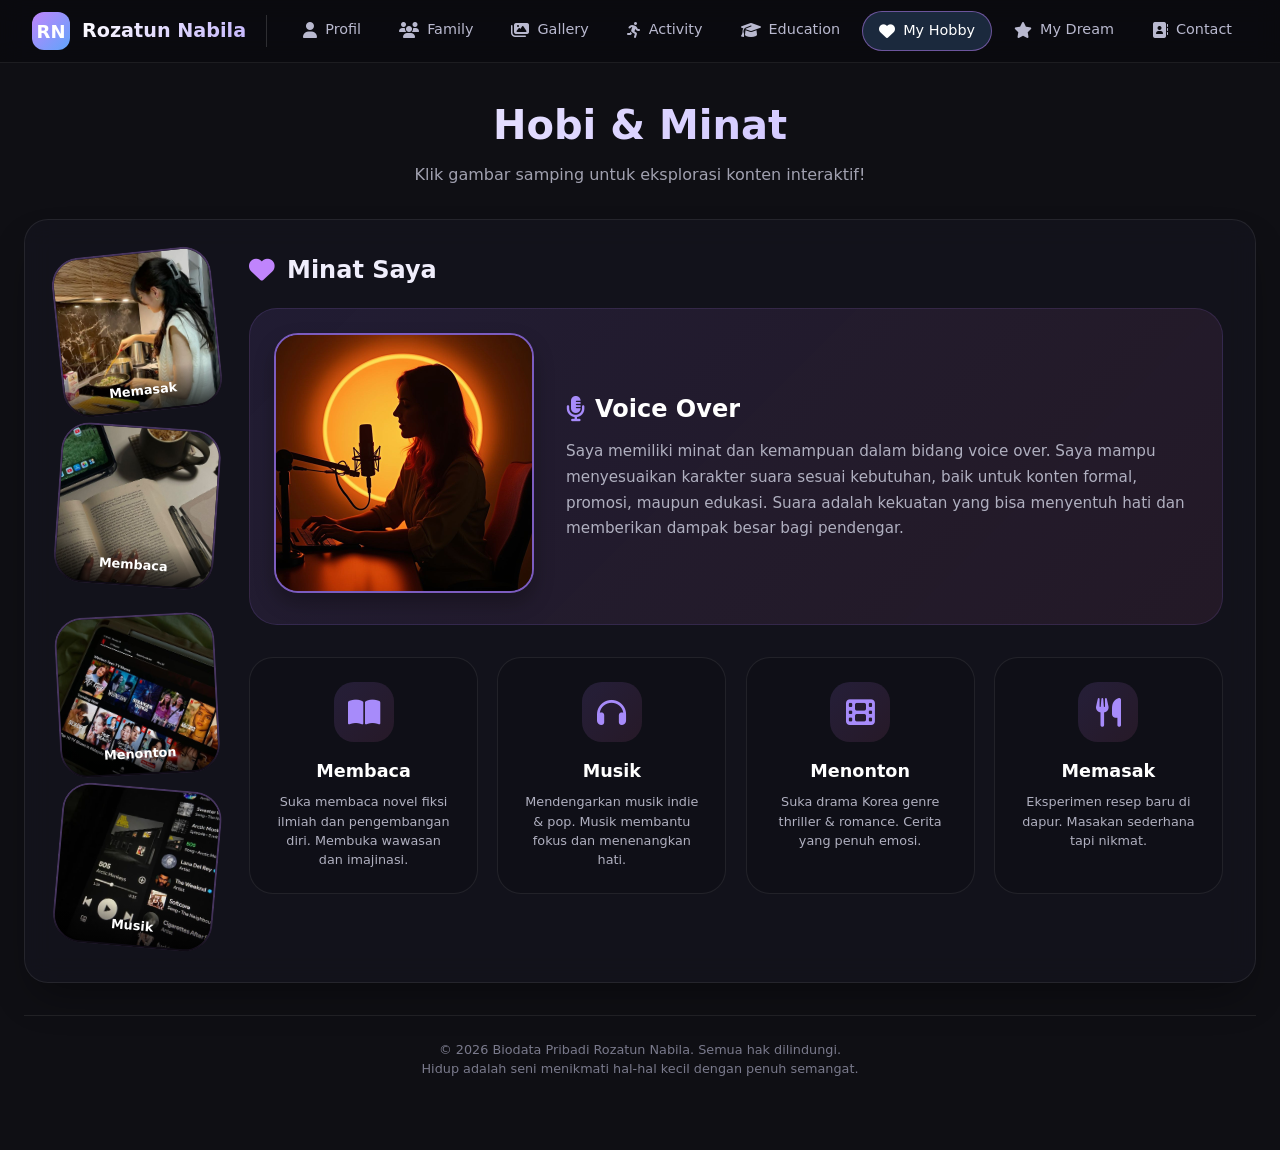
<file: prak/hobby.html>
<!DOCTYPE html>
<html lang="id">
<head>
  <meta charset="UTF-8">
  <meta name="viewport" content="width=device-width, initial-scale=1.0">
  <title>Biodata Pribadi - Hobi & Minat</title>
  <link rel="stylesheet" href="https://cdnjs.cloudflare.com/ajax/libs/font-awesome/6.4.0/css/all.min.css">
  <link rel="stylesheet" href="style.css">
  <script src="script.js" defer></script>
</head>
<body>
  <nav class="topbar">
    <a href="index.html" class="topbar-brand">
      <div class="topbar-brand-logo">RN</div>
      <div class="topbar-brand-name">Rozatun Nabila</div>
    </a>
    <div class="topbar-divider"></div>
    <ul class="nav-menu">
      <li class="nav-item"><a href="index.html" class="nav-link"><i class="fas fa-user"></i><span>Profil</span></a></li>
      <li class="nav-item"><a href="family.html" class="nav-link"><i class="fas fa-users"></i><span>Family</span></a></li>
      <li class="nav-item"><a href="gallery.html" class="nav-link"><i class="fas fa-images"></i><span>Gallery</span></a></li>
      <li class="nav-item"><a href="activities.html" class="nav-link"><i class="fas fa-running"></i><span>Activity</span></a></li>
      <li class="nav-item"><a href="education.html" class="nav-link"><i class="fas fa-graduation-cap"></i><span>Education</span></a></li>
      <li class="nav-item"><a href="hobby.html" class="nav-link active"><i class="fas fa-heart"></i><span>My Hobby</span></a></li>
      <li class="nav-item"><a href="dreams.html" class="nav-link"><i class="fas fa-star"></i><span>My Dream</span></a></li>
      <li class="nav-item"><a href="contact.html" class="nav-link"><i class="fas fa-address-book"></i><span>Contact</span></a></li>
    </ul>
  </nav>

  <main class="main-content">
    <div class="page-header">
      <h1>Hobi & Minat</h1>
      <p>Klik gambar samping untuk eksplorasi konten interaktif!</p>
    </div>

    <div class="glass-card">
      <div class="hobby-layout">
        <!-- Side Images (mencong/miring) -->
        <div class="hobby-side">
          <div class="side-img-card" onclick="openHobby('memasak')">
            <img src="images/memasak.jpg" alt="Memasak">
            <div class="side-img-overlay"><h4> Memasak</h4></div>
          </div>
          <div class="side-img-card" onclick="openHobby('membaca')">
            <img src="images/membaca.jpg" alt="Membaca" >
            <div class="side-img-overlay"><h4> Membaca</h4></div>
          </div>
          <div class="side-img-card" onclick="openHobby('menonton')">
            <img src="images/menonton.jpg" alt="Menonton">
            <div class="side-img-overlay"><h4> Menonton</h4></div>
          </div>
          <div class="side-img-card" onclick="openHobby('musik')">
            <img src="images/musik.jpg" alt="Musik" >
            <div class="side-img-overlay"><h4> Musik</h4></div>
          </div>
        </div>

        <!-- Main Content -->
        <div class="hobby-main">
          <div class="section-title"><i class="fas fa-heart"></i> Minat Saya</div>

          <div class="hobby-featured">
            <div class="hobby-featured-img">
              <img src="images/voiceover.jpg" alt="Voice Over">
            </div>
            <div class="hobby-featured-content">
              <h3><i class="fas fa-microphone-alt"></i> Voice Over</h3>
              <p>Saya memiliki minat dan kemampuan dalam bidang voice over. Saya mampu menyesuaikan karakter suara sesuai kebutuhan, baik untuk konten formal, promosi, maupun edukasi. Suara adalah kekuatan yang bisa menyentuh hati dan memberikan dampak besar bagi pendengar.</p>
            </div>
          </div>

          <div class="hobby-grid">
            <div class="hobby-card">
              <div class="hobby-icon"><i class="fas fa-book-open"></i></div>
              <h4>Membaca</h4>
              <p>Suka membaca novel fiksi ilmiah dan pengembangan diri. Membuka wawasan dan imajinasi.</p>
            </div>
            <div class="hobby-card">
              <div class="hobby-icon"><i class="fas fa-headphones"></i></div>
              <h4>Musik</h4>
              <p>Mendengarkan musik indie & pop. Musik membantu fokus dan menenangkan hati.</p>
            </div>
            <div class="hobby-card">
              <div class="hobby-icon"><i class="fas fa-film"></i></div>
              <h4>Menonton</h4>
              <p>Suka drama Korea genre thriller & romance. Cerita yang penuh emosi.</p>
            </div>
            <div class="hobby-card">
              <div class="hobby-icon"><i class="fas fa-utensils"></i></div>
              <h4>Memasak</h4>
              <p>Eksperimen resep baru di dapur. Masakan sederhana tapi nikmat.</p>
            </div>
          </div>
        </div>
      </div>
    </div>

    <footer class="footer">
      <p>&copy; 2026 Biodata Pribadi Rozatun Nabila. Semua hak dilindungi.</p>
      <p>Hidup adalah seni menikmati hal-hal kecil dengan penuh semangat.</p>
    </footer>
  </main>
  <div class="modal-backdrop" id="hobbyModal">
    <div class="modal-box">
      <div class="modal-header">
        <h3 id="modalTitle"><i class="fas fa-heart"></i> Hobi</h3>
        <button class="modal-close-btn" onclick="closeHobby()"><i class="fas fa-times"></i></button>
      </div>
      <div class="modal-body" id="modalBody"></div>
    </div>
  </div>
</body>
</html>
</file>
<file: prak/style.css>
@import url('https://fonts.googleapis.com/css2?family=Cormorant+Garamond:ital,wght@0,400;0,600;0,700;1,400&family=DM+Sans:wght@300;400;500;600;700&display=swap');

:root {
  --text: #ffffff;
  --text2: #b0b0c0;
  --text3: #8888a3;
  --accent: #7c5cbf;
  --accent-light: #a78bfa;
  --pink: #f472b6;
  --blue: #38bdf8;
  --radius: 24px;
  --radius-sm: 16px;
  --bg-card: rgba(20, 20, 30, 0.7);
  --glass: rgba(15, 15, 22, 0.6);
  --glass-border: rgba(255, 255, 255, 0.08);
  --primary: #7c5cbf;
  --primary-dark: #5a3e85;
  --bg: #0f0f14;
  --bg2: #100d1f;
  --bg3: #1a1630;
  --card-shadow: 0 20px 40px -12px rgba(0, 0, 0, 0.4);
  --glow: 0 0 30px rgba(124, 92, 191, 0.25);
  --topbar-h: 68px;
}

* {
  margin: 0;
  padding: 0;
  box-sizing: border-box;
}

body {
  background: #0f0f14;
  font-family: 'Inter', system-ui, -apple-system, 'Segoe UI', Roboto, sans-serif;
  color: var(--text);
  line-height: 1.5;
  min-height: 100vh;
  overflow-x: hidden;
}

/* ===== TOPBAR ===== */
.topbar {
  background: rgba(10, 10, 15, 0.9);
  backdrop-filter: blur(12px);
  border-bottom: 1px solid rgba(255, 255, 255, 0.08);
  padding: 0 32px;
  display: flex;
  align-items: center;
  justify-content: space-between;
  flex-wrap: wrap;
  position: sticky;
  top: 0;
  z-index: 100;
}

.topbar-brand {
  display: flex;
  align-items: center;
  gap: 12px;
  text-decoration: none;
  padding: 12px 0;
}

.topbar-brand-logo {
  width: 38px;
  height: 38px;
  background: linear-gradient(135deg, #c084fc, #60a5fa);
  border-radius: 12px;
  display: flex;
  align-items: center;
  justify-content: center;
  font-weight: 800;
  font-size: 18px;
  color: white;
}

.topbar-brand-name {
  font-weight: 700;
  font-size: 1.2rem;
  background: linear-gradient(135deg, #ffffff, #c4b5fd);
  -webkit-background-clip: text;
  background-clip: text;
  color: transparent;
}

.topbar-divider {
  width: 1px;
  height: 32px;
  background: rgba(255, 255, 255, 0.15);
  margin: 0 16px;
}

.nav-menu {
  display: flex;
  gap: 6px;
  list-style: none;
  padding: 8px 0;
  flex-wrap: wrap;
}

.nav-item {
  list-style: none;
}

.nav-link {
  display: flex;
  align-items: center;
  gap: 8px;
  padding: 8px 16px;
  border-radius: 40px;
  text-decoration: none;
  color: #b9b9cf;
  font-weight: 500;
  font-size: 0.9rem;
  transition: all 0.2s ease;
}

.nav-link i {
  font-size: 1rem;
}

.nav-link:hover {
  background: rgba(192, 132, 252, 0.12);
  color: #e2d9ff;
}

.nav-link.active {
  background: rgba(96, 165, 250, 0.2);
  color: white;
  border: 0.5px solid rgba(192, 132, 252, 0.5);
}

/* ===== MAIN CONTENT ===== */
.main-content {
  max-width: 1300px;
  margin: 0 auto;
  padding: 2rem 1.5rem 3rem;
}

.page-header {
  text-align: center;
  margin-bottom: 2rem;
}

.page-header h1 {
  font-size: 2.5rem;
  font-weight: 700;
  background: linear-gradient(135deg, #FFFFFF, #b9a9ff);
  -webkit-background-clip: text;
  background-clip: text;
  color: transparent;
}

.page-header p {
  color: #a1a1b0;
  margin-top: 8px;
}

/* ===== GLASS CARD ===== */
.glass-card {
  background: var(--bg-card);
  backdrop-filter: blur(14px);
  border-radius: var(--radius);
  border: 1px solid var(--glass-border);
  padding: 2rem;
  margin-bottom: 2rem;
  box-shadow: 0 20px 40px -12px rgba(0, 0, 0, 0.4);
}

.section-title {
  font-size: 1.5rem;
  font-weight: 700;
  display: flex;
  align-items: center;
  gap: 12px;
  margin-bottom: 20px;
  color: #f0eefc;
}

.section-title i {
  color: #c084fc;
  font-size: 1.6rem;
}

/* ===== PROFILE HERO ===== */
.profile-hero-wrap {
  margin-bottom: 2rem;
}

.profile-hero {
  display: flex;
  flex-wrap: wrap;
  gap: 2rem;
  background: var(--bg-card);
  backdrop-filter: blur(14px);
  border-radius: var(--radius);
  border: 1px solid var(--glass-border);
  padding: 2rem;
  box-shadow: 0 20px 40px -12px rgba(0, 0, 0, 0.4);
}

.profile-photo-panel {
  flex: 1;
  min-width: 280px;
  position: relative;
  border-radius: 28px;
  overflow: hidden;
}

.profile-photo-main {
  width: 100%;
  height: 100%;
  object-fit: cover;
  border-radius: 28px;
  aspect-ratio: 1/1;
}

.profile-photo-placeholder-main {
  width: 100%;
  aspect-ratio: 1/1;
  background: linear-gradient(135deg, #7c5cbf, #f472b6);
  display: flex;
  align-items: center;
  justify-content: center;
  font-size: 3rem;
  font-weight: bold;
  border-radius: 28px;
}

.profile-photo-overlay {
  position: absolute;
  bottom: 0;
  left: 0;
  right: 0;
  background: linear-gradient(to top, rgba(0, 0, 0, 0.9), transparent);
  padding: 1.5rem;
}

.profile-name-main {
  font-size: 1.5rem;
  font-weight: 700;
}

.profile-role-main {
  font-size: 0.8rem;
  color: #c084fc;
  margin-top: 4px;
}

.profile-tags-main {
  display: flex;
  flex-wrap: wrap;
  gap: 8px;
  margin-top: 12px;
}

.tag {
  padding: 4px 12px;
  border-radius: 40px;
  font-size: 0.7rem;
  font-weight: 500;
}

.tag-purple {
  background: rgba(124, 92, 191, 0.2);
  border: 0.5px solid rgba(124, 92, 191, 0.4);
  color: #c084fc;
}

.tag-pink {
  background: rgba(244, 114, 182, 0.2);
  border: 0.5px solid rgba(244, 114, 182, 0.4);
  color: #f9a8d4;
}

.tag-blue {
  background: rgba(56, 189, 248, 0.2);
  border: 0.5px solid rgba(56, 189, 248, 0.4);
  color: #7dd3fc;
}

.profile-data-panel {
  flex: 1.5;
}

.profile-data-title {
  font-size: 1.3rem;
  font-weight: 700;
  margin-bottom: 1.5rem;
  display: flex;
  align-items: center;
  gap: 10px;
}

.profile-data-title i {
  color: #c084fc;
}

.biodata-form {
  display: flex;
  flex-wrap: wrap;
  gap: 1rem;
}

.form-field {
  flex: 1 1 calc(50% - 0.5rem);
  min-width: 200px;
}

.form-field.full-width {
  flex: 1 1 100%;
}

.form-label {
  font-size: 0.7rem;
  color: #8888a3;
  margin-bottom: 4px;
  display: flex;
  align-items: center;
  gap: 6px;
}

.form-label i {
  color: #a78bfa;
  font-size: 0.65rem;
}

.form-value {
  font-size: 0.9rem;
  font-weight: 500;
  color: #e0e0e8;
  padding: 8px 0;
  border-bottom: 1px solid rgba(255, 255, 255, 0.05);
}

/* ===== ABOUT BOX ===== */
.about-box {
  background: rgba(0, 0, 0, 0.3);
  border-radius: 20px;
  padding: 1.5rem;
  line-height: 1.8;
  color: var(--text2);
}

/* ===== HOBBY LAYOUT ===== */
.hobby-layout {
  display: flex;
  gap: 2rem;
  flex-wrap: wrap;
}

.hobby-side {
  flex: 0 0 160px;
  display: flex;
  flex-direction: column;
  gap: 1.2rem;
}

.side-img-card {
  position: relative;
  border-radius: 28px;
  overflow: hidden;
  cursor: pointer;
  transition: all 0.3s ease;
  aspect-ratio: 1/1;
}

.side-img-card:nth-child(1) {
  transform: rotate(-6deg) translateY(0);
}

.side-img-card:nth-child(2) {
  transform: rotate(4deg) translateY(-5px);
}

.side-img-card:nth-child(3) {
  transform: rotate(-3deg) translateY(5px);
}

.side-img-card:nth-child(4) {
  transform: rotate(5deg) translateY(-3px);
}

.side-img-card:hover {
  transform: rotate(0deg) scale(1.05);
  z-index: 10;
  box-shadow: 0 10px 25px rgba(124, 92, 191, 0.4);
}

.side-img-card img {
  width: 100%;
  height: 100%;
  object-fit: cover;
  border-radius: 28px;
  border: 2px solid rgba(192, 132, 252, 0.3);
}

.side-img-overlay {
  position: absolute;
  bottom: 0;
  left: 0;
  right: 0;
  background: linear-gradient(to top, rgba(0, 0, 0, 0.8), transparent);
  padding: 12px;
  text-align: center;
}

.side-img-overlay h4 {
  font-size: 0.8rem;
  font-weight: 600;
}

.hobby-main {
  flex: 1;
}

.hobby-featured {
  display: flex;
  gap: 2rem;
  background: linear-gradient(135deg, rgba(124, 92, 191, 0.15), rgba(244, 114, 182, 0.08));
  border-radius: 28px;
  padding: 1.5rem;
  margin-bottom: 2rem;
  align-items: center;
  flex-wrap: wrap;
  border: 1px solid rgba(124, 92, 191, 0.2);
}

.hobby-featured-img {
  flex: 0 0 260px;
}

.hobby-featured-img img {
  width: 100%;
  height: 260px;
  object-fit: cover;
  border-radius: 24px;
  border: 2px solid var(--accent);
  transition: all 0.3s ease;
  box-shadow: 0 10px 20px rgba(0, 0, 0, 0.3);
}

.hobby-featured-img img:hover {
  transform: scale(1.02);
  border-color: var(--accent-light);
}

.hobby-featured-content {
  flex: 1;
}

.hobby-featured-content h3 {
  font-size: 1.5rem;
  margin-bottom: 12px;
  display: flex;
  align-items: center;
  gap: 10px;
}

.hobby-featured-content h3 i {
  color: var(--accent-light);
  font-size: 1.6rem;
}

.hobby-featured-content p {
  color: var(--text2);
  line-height: 1.7;
  font-size: 0.95rem;
}

.hobby-grid {
  display: grid;
  grid-template-columns: repeat(auto-fit, minmax(210px, 1fr));
  gap: 1.2rem;
  margin-top: 0.5rem;
}

.hobby-card {
  background: var(--glass);
  border: 1px solid var(--glass-border);
  border-radius: 24px;
  padding: 1.5rem;
  text-align: center;
  transition: all 0.3s ease;
}

.hobby-card:hover {
  transform: translateY(-6px);
  border-color: rgba(124, 92, 191, 0.4);
  background: rgba(124, 92, 191, 0.1);
}

.hobby-icon {
  width: 60px;
  height: 60px;
  background: linear-gradient(135deg, rgba(124, 92, 191, 0.2), rgba(244, 114, 182, 0.1));
  border-radius: 20px;
  display: flex;
  align-items: center;
  justify-content: center;
  margin: 0 auto 1rem;
  font-size: 1.8rem;
  color: var(--accent-light);
}

.hobby-card h4 {
  font-size: 1.1rem;
  margin-bottom: 8px;
}

.hobby-card p {
  font-size: 0.8rem;
  color: var(--text2);
  line-height: 1.5;
}

/* ===== MODAL ===== */
.modal-backdrop {
  display: none;
  position: fixed;
  inset: 0;
  background: rgba(0, 0, 0, 0.85);
  backdrop-filter: blur(12px);
  z-index: 1000;
  justify-content: center;
  align-items: center;
}

.modal-backdrop.show {
  display: flex;
}

.modal-box {
  background: #1a1a24;
  border: 1px solid var(--glass-border);
  border-radius: var(--radius);
  max-width: 750px;
  width: 90%;
  max-height: 85vh;
  overflow-y: auto;
  animation: zoomIn 0.3s ease;
}

@keyframes zoomIn {
  from {
    transform: scale(0.9);
    opacity: 0;
  }
  to {
    transform: scale(1);
    opacity: 1;
  }
}

.modal-header {
  display: flex;
  align-items: center;
  justify-content: space-between;
  padding: 1.2rem 1.5rem;
  border-bottom: 1px solid var(--glass-border);
  background: linear-gradient(135deg, rgba(124, 92, 191, 0.15), rgba(244, 114, 182, 0.05));
}

.modal-header h3 {
  font-size: 1.2rem;
  display: flex;
  align-items: center;
  gap: 10px;
}

.modal-header h3 i {
  color: var(--accent);
}

.modal-close-btn {
  width: 32px;
  height: 32px;
  background: rgba(255, 255, 255, 0.08);
  border: none;
  border-radius: 10px;
  color: var(--text2);
  cursor: pointer;
  transition: all 0.2s;
}

.modal-close-btn:hover {
  background: rgba(239, 68, 68, 0.2);
  color: #ef4444;
}

.modal-body {
  padding: 1.5rem;
}

.movie-grid,
.recipe-grid {
  display: grid;
  grid-template-columns: repeat(auto-fill, minmax(170px, 1fr));
  gap: 1rem;
  margin-bottom: 1rem;
}

.movie-card,
.recipe-card {
  background: var(--glass);
  border: 1px solid var(--glass-border);
  border-radius: 20px;
  overflow: hidden;
  cursor: pointer;
  transition: all 0.2s;
  text-align: center;
}

.movie-card:hover,
.recipe-card:hover {
  transform: translateY(-5px);
  border-color: var(--accent);
}

.movie-card img,
.recipe-card img {
  width: 100%;
  height: 210px;
  object-fit: cover;
}

.movie-card h4,
.recipe-card h4 {
  padding: 10px;
  font-size: 0.85rem;
}

.back-btn {
  background: linear-gradient(135deg, var(--primary), var(--primary-dark));
  border: none;
  padding: 8px 20px;
  border-radius: 30px;
  color: white;
  font-weight: 600;
  cursor: pointer;
  margin-bottom: 1rem;
  display: inline-flex;
  align-items: center;
  gap: 8px;
}

.music-link {
  display: flex;
  align-items: center;
  gap: 1rem;
  padding: 1rem;
  background: var(--glass);
  border: 1px solid var(--glass-border);
  border-radius: 20px;
  text-decoration: none;
  margin-bottom: 0.8rem;
  transition: all 0.2s;
}

.music-link:hover {
  background: rgba(124, 92, 191, 0.15);
  transform: translateX(5px);
}

.music-link .yt-icon {
  font-size: 2rem;
  color: #ff0000;
}

.music-link .info h3 {
  font-size: 0.9rem;
  color: white;
  margin-bottom: 4px;
}

.music-link .info p {
  font-size: 0.7rem;
  color: var(--text3);
}

.book-single {
  text-align: center;
  cursor: pointer;
}

.book-single img {
  width: 180px;
  border-radius: 20px;
  margin-bottom: 1rem;
  border: 2px solid var(--glass-border);
}

/* ===== GALLERY ===== */
.gallery-grid {
  display: grid;
  grid-template-columns: repeat(auto-fill, minmax(280px, 1fr));
  gap: 1.5rem;
  margin-top: 1rem;
}

.gallery-item {
  position: relative;
  border-radius: 20px;
  overflow: hidden;
  cursor: pointer;
  transition: all 0.3s ease;
  aspect-ratio: 4/3;
  background: rgba(0, 0, 0, 0.3);
}

.gallery-item:hover {
  transform: translateY(-8px) scale(1.02);
  box-shadow: 0 15px 30px rgba(124, 92, 191, 0.3);
}

.gallery-item img {
  width: 100%;
  height: 100%;
  object-fit: cover;
  transition: all 0.3s ease;
}

.gallery-item:hover img {
  transform: scale(1.05);
}

.gallery-caption {
  position: absolute;
  bottom: 0;
  left: 0;
  right: 0;
  background: linear-gradient(to top, rgba(0, 0, 0, 0.8), transparent);
  padding: 15px 12px 8px;
  font-size: 0.85rem;
  font-weight: 500;
  color: white;
  transform: translateY(100%);
  transition: transform 0.3s ease;
}

.gallery-item:hover .gallery-caption {
  transform: translateY(0);
}

/* ===== LIGHTBOX ===== */
.lightbox {
  display: none;
  position: fixed;
  inset: 0;
  background: rgba(0, 0, 0, 0.95);
  z-index: 2000;
  justify-content: center;
  align-items: center;
  backdrop-filter: blur(12px);
}

.lightbox.show {
  display: flex;
}

.lightbox img {
  max-width: 85vw;
  max-height: 85vh;
  border-radius: 20px;
  object-fit: contain;
  border: 1px solid var(--glass-border);
  animation: zoomIn 0.3s ease;
}

.lb-close {
  position: fixed;
  top: 24px;
  right: 24px;
  width: 44px;
  height: 44px;
  background: rgba(20, 20, 30, 0.8);
  border: 1px solid var(--glass-border);
  border-radius: 50%;
  color: white;
  font-size: 20px;
  display: flex;
  align-items: center;
  justify-content: center;
  cursor: pointer;
  z-index: 2001;
  transition: all 0.2s;
}

.lb-close:hover {
  background: rgba(239, 68, 68, 0.3);
  transform: scale(1.05);
}

.lb-caption {
  position: fixed;
  bottom: 24px;
  left: 50%;
  transform: translateX(-50%);
  background: rgba(0, 0, 0, 0.7);
  color: white;
  padding: 10px 24px;
  border-radius: 30px;
  font-size: 14px;
  font-weight: 600;
  border: 1px solid var(--glass-border);
  backdrop-filter: blur(10px);
  white-space: nowrap;
}

.lb-nav {
  position: fixed;
  top: 50%;
  transform: translateY(-50%);
  background: rgba(20, 20, 30, 0.8);
  border: 1px solid var(--glass-border);
  border-radius: 50%;
  width: 44px;
  height: 44px;
  display: flex;
  align-items: center;
  justify-content: center;
  cursor: pointer;
  color: white;
  font-size: 16px;
  z-index: 2001;
  transition: all 0.2s;
}

.lb-prev {
  left: 20px;
}

.lb-next {
  right: 20px;
}

.lb-nav:hover {
  background: rgba(124, 92, 191, 0.6);
  transform: translateY(-50%) scale(1.05);
}

/* ===== FAMILY GRID ===== */
.family-grid {
  display: flex;
  flex-wrap: wrap;
  justify-content: center;
  align-items: center;
  gap: 2rem;
  margin: 2rem 0 1rem;
}

.family-member {
  flex: 1;
  min-width: 240px;
  max-width: 280px;
  text-align: center;
  background: rgba(0, 0, 0, 0.3);
  border-radius: 28px;
  padding: 1.5rem 1rem;
  transition: all 0.25s ease;
  border: 1px solid rgba(255, 255, 255, 0.08);
}

.family-member:hover {
  border-color: rgba(192, 132, 252, 0.4);
  transform: translateY(-5px);
}

.member-img {
  width: 180px;
  height: 180px;
  object-fit: cover;
  border-radius: 20px;
  display: block;
  margin: 0 auto 1rem;
  border: 2px solid rgba(192, 132, 252, 0.5);
  box-shadow: 0 12px 24px -8px rgba(0, 0, 0, 0.4);
  background: #1e1e2a;
  transition: 0.2s;
}

.member-name {
  font-size: 1.3rem;
  font-weight: 700;
  margin: 0.5rem 0 0.25rem;
  color: white;
}

.member-detail {
  font-size: 0.85rem;
  color: #bcbcd0;
  margin: 6px 0;
  display: flex;
  align-items: center;
  justify-content: center;
  gap: 8px;
}

.member-detail i {
  width: 20px;
  color: #a78bfa;
}

.member-role-badge {
  display: inline-block;
  margin-top: 12px;
  padding: 5px 16px;
  background: rgba(124, 92, 191, 0.25);
  border: 0.5px solid rgba(199, 145, 255, 0.4);
  border-radius: 60px;
  font-size: 0.75rem;
  font-weight: 600;
  color: #d9caff;
}

.family-story {
  margin-top: 40px;
  padding: 24px;
  background: rgba(0, 0, 0, 0.35);
  border-radius: 28px;
  border-left: 3px solid #c084fc;
}

.family-story h3 {
  font-size: 1.3rem;
  display: flex;
  align-items: center;
  gap: 10px;
  margin-bottom: 12px;
}

.family-story h3 i {
  color: #c084fc;
}

.family-story p {
  color: #cfcfdf;
  line-height: 1.7;
}

/* ===== EDUCATION TIMELINE ===== */
.education-timeline {
  position: relative;
  padding-left: 30px;
}

.education-timeline::before {
  content: '';
  position: absolute;
  left: 8px;
  top: 10px;
  bottom: 10px;
  width: 2px;
  background: linear-gradient(to bottom, #c084fc, #f472b6);
}

.edu-item {
  position: relative;
  margin-bottom: 2rem;
  padding-left: 30px;
}

.edu-dot {
  position: absolute;
  left: -22px;
  top: 5px;
  width: 14px;
  height: 14px;
  background: #c084fc;
  border-radius: 50%;
  border: 2px solid rgba(192, 132, 252, 0.5);
  box-shadow: 0 0 8px rgba(192, 132, 252, 0.6);
}

.edu-date {
  font-size: 0.8rem;
  color: #a78bfa;
  margin-bottom: 6px;
}

.edu-date i {
  margin-right: 6px;
  font-size: 0.7rem;
}

.edu-school {
  font-size: 1.2rem;
  font-weight: 700;
  margin-bottom: 4px;
}

.edu-location {
  font-size: 0.75rem;
  color: #8888a3;
  margin-bottom: 8px;
}

.edu-location i {
  margin-right: 6px;
}

.edu-desc {
  font-size: 0.85rem;
  color: var(--text2);
  line-height: 1.6;
}

/* ===== CERT GRID ===== */
.cert-grid {
  display: grid;
  grid-template-columns: repeat(auto-fill, minmax(300px, 1fr));
  gap: 1rem;
}

.cert-item {
  display: flex;
  align-items: center;
  gap: 1rem;
  background: rgba(0, 0, 0, 0.3);
  padding: 1rem;
  border-radius: 20px;
  transition: all 0.3s ease;
  border: 1px solid rgba(255, 255, 255, 0.05);
}

.cert-item:hover {
  transform: translateX(5px);
  border-color: rgba(124, 92, 191, 0.3);
  background: rgba(124, 92, 191, 0.1);
}

.cert-icon {
  width: 48px;
  height: 48px;
  background: linear-gradient(135deg, rgba(124, 92, 191, 0.2), rgba(244, 114, 182, 0.1));
  border-radius: 16px;
  display: flex;
  align-items: center;
  justify-content: center;
  font-size: 1.3rem;
  color: #a78bfa;
}

.cert-content h4 {
  font-size: 0.9rem;
  font-weight: 600;
  margin-bottom: 4px;
}

.cert-content p {
  font-size: 0.7rem;
  color: #8888a3;
}

/* ===== DREAMS ===== */
.dreams-bg {
  position: relative;
  padding: 20px 0;
  background: url('images/bck.jpg') no-repeat center center;
  background-size: cover;
  border-radius: 20px;
  overflow: hidden;
  filter: grayscale(40%) brightness(0.8);
}

.dreams-content {
  position: relative;
  min-height: 550px;
  display: flex;
  justify-content: center;
  align-items: center;
  flex-wrap: wrap;
}

.dream-card {
  position: relative;
  width: 300px;
  margin: 20px;
  transition: all 0.3s ease;
  cursor: pointer;
}

.dream-card:first-child {
  transform: rotate(-8deg) translateY(20px);
  z-index: 2;
}

.dream-card:first-child:hover {
  transform: rotate(-5deg) translateY(15px) scale(1.02);
}

.dream-card:last-child {
  transform: rotate(6deg) translateY(-15px) translateX(-10px);
  z-index: 1;
}

.dream-card:last-child:hover {
  transform: rotate(4deg) translateY(-18px) scale(1.02);
}

.dream-card img {
  width: 100%;
  height: 380px;
  object-fit: cover;
  border-radius: 35% 65% 70% 30% / 40% 50% 50% 60%;
  transition: all 0.3s ease;
  box-shadow: 0 20px 35px -12px rgba(0, 0, 0, 0.5);
  border: 2px solid rgba(192, 132, 252, 0.4);
}

.dream-card:hover img {
  border-radius: 55% 45% 60% 40% / 45% 55% 45% 55%;
  border-color: #c084fc;
}

.dream-caption {
  margin-top: 20px;
  display: flex;
  align-items: center;
  gap: 15px;
  background: rgba(0, 0, 0, 0.5);
  backdrop-filter: blur(8px);
  padding: 12px 18px;
  border-radius: 60px;
  border: 1px solid rgba(255, 255, 255, 0.1);
}

.dream-caption-icon {
  width: 48px;
  height: 48px;
  background: linear-gradient(135deg, #7c5cbf, #a78bfa);
  border-radius: 30px;
  display: flex;
  align-items: center;
  justify-content: center;
  font-size: 1.3rem;
}

.dream-caption h3 {
  font-size: 1.2rem;
  font-weight: 700;
  margin-bottom: 4px;
}

.dream-caption p {
  font-size: 0.75rem;
  color: #d0d0e0;
}

.dream-quote {
  text-align: center;
  margin-top: 50px;
  padding: 20px;
  background: rgba(0, 0, 0, 0.5);
  backdrop-filter: blur(8px);
  border-radius: 60px;
  width: 80%;
  margin-left: auto;
  margin-right: auto;
  border: 1px solid rgba(255, 255, 255, 0.1);
}

.dream-quote p {
  font-size: 1rem;
  font-style: italic;
  color: #d9caff;
}

.dream-quote i {
  color: #c084fc;
  margin: 0 8px;
}

/* ===== CONTACT ===== */
.social-grid {
  display: flex;
  flex-wrap: wrap;
  justify-content: center;
  gap: 1rem;
  max-width: 700px;
  margin: 0 auto;
}

.social-btn {
  display: inline-flex;
  align-items: center;
  gap: 10px;
  padding: 12px 24px;
  border-radius: 50px;
  text-decoration: none;
  font-weight: 600;
  font-size: 0.9rem;
  transition: all 0.2s ease;
  background: rgba(255, 255, 255, 0.08);
  color: white;
  border: 1px solid rgba(255, 255, 255, 0.1);
}

.social-btn:hover {
  transform: translateY(-3px);
  filter: brightness(1.1);
}

.social-btn.ig:hover {
  background: #d62976;
  border-color: #d62976;
}

.social-btn.wa:hover {
  background: #25D366;
  border-color: #25D366;
}

.social-btn.fb:hover {
  background: #1877f2;
  border-color: #1877f2;
}

.social-btn.tw:hover {
  background: #1DA1F2;
  border-color: #1DA1F2;
}

.social-btn.yt:hover {
  background: #FF0000;
  border-color: #FF0000;
}

.social-btn.tk:hover {
  background: #000000;
  border-color: #69C9D0;
}

.social-btn.em:hover {
  background: #6c5ce7;
  border-color: #6c5ce7;
}

.contact-form-wrap {
  max-width: 600px;
  margin: 0 auto;
}

.form-row {
  display: flex;
  gap: 1rem;
  flex-wrap: wrap;
}

.input-group {
  flex: 1;
  margin-bottom: 1.2rem;
}

.input-group label {
  display: block;
  margin-bottom: 8px;
  font-size: 0.85rem;
  color: #c0c0d0;
}

.input-group label i {
  margin-right: 6px;
  color: #c084fc;
}

.input-group input,
.input-group textarea {
  width: 100%;
  padding: 12px 16px;
  background: rgba(0, 0, 0, 0.4);
  border: 1px solid rgba(255, 255, 255, 0.1);
  border-radius: 16px;
  color: white;
  font-size: 0.9rem;
  transition: all 0.2s;
}

.input-group input:focus,
.input-group textarea:focus {
  outline: none;
  border-color: #c084fc;
  background: rgba(0, 0, 0, 0.6);
}

.input-group textarea {
  min-height: 120px;
  resize: vertical;
}

.btn-primary {
  background: linear-gradient(135deg, #7c5cbf, #60a5fa);
  border: none;
  padding: 12px 28px;
  border-radius: 40px;
  color: white;
  font-weight: 600;
  font-size: 1rem;
  cursor: pointer;
  display: inline-flex;
  align-items: center;
  gap: 10px;
  transition: all 0.2s;
  width: 100%;
  justify-content: center;
}

.btn-primary:hover {
  transform: translateY(-2px);
  filter: brightness(1.05);
}

.alert {
  margin-bottom: 1rem;
  padding: 0;
  border-radius: 16px;
  background: transparent;
  display: none;
}

.alert-show {
  display: block;
  padding: 12px 16px;
  margin-bottom: 1rem;
}

.alert-success {
  background: rgba(34, 197, 94, 0.2);
  border: 1px solid #22c55e;
  color: #86efac;
}

.alert-error {
  background: rgba(239, 68, 68, 0.2);
  border: 1px solid #ef4444;
  color: #fca5a5;
}

.inbox-wrap {
  cursor: pointer;
}

.inbox-toggle {
  display: flex;
  align-items: center;
  justify-content: space-between;
  flex-wrap: wrap;
  gap: 10px;
}

.inbox-toggle h3 {
  font-size: 1.2rem;
  display: flex;
  align-items: center;
  gap: 10px;
}

.notif-badge {
  background: #ef4444;
  color: white;
  border-radius: 50px;
  padding: 4px 10px;
  font-size: 0.7rem;
  font-weight: bold;
  display: none;
}

.msg-list {
  margin-top: 1.5rem;
  display: none;
  max-height: 400px;
  overflow-y: auto;
}

.msg-item {
  background: rgba(0, 0, 0, 0.3);
  border-radius: 20px;
  padding: 1rem;
  margin-bottom: 0.8rem;
  border: 1px solid rgba(255, 255, 255, 0.05);
  position: relative;
  transition: all 0.2s;
  cursor: pointer;
}

.msg-item:hover {
  background: rgba(124, 92, 191, 0.2);
  border-color: rgba(192, 132, 252, 0.3);
}

.msg-header {
  display: flex;
  justify-content: space-between;
  margin-bottom: 6px;
}

.msg-name {
  font-weight: 600;
  display: flex;
  align-items: center;
  gap: 6px;
}

.msg-email {
  font-size: 0.7rem;
  color: #999;
  margin-bottom: 6px;
}

.msg-preview {
  font-size: 0.8rem;
  color: #ccc;
  margin-bottom: 8px;
}

.msg-time {
  font-size: 0.65rem;
  color: #777;
}

.delete-btn {
  position: absolute;
  right: 12px;
  top: 12px;
  background: rgba(239, 68, 68, 0.2);
  border: none;
  color: #f87171;
  padding: 6px 10px;
  border-radius: 30px;
  cursor: pointer;
  font-size: 0.7rem;
}

.delete-btn:hover {
  background: #ef4444;
  color: white;
}

.empty-inbox {
  text-align: center;
  padding: 2rem;
  color: #777;
}

/* ===== ACTIVITIES FLIP CARDS ===== */
.flip-dasar {
  display: flex;
  flex-wrap: wrap;
  justify-content: center;
  gap: 1.5rem;
  margin-top: 1rem;
}

.flip-card {
  background-color: transparent;
  width: 280px;
  height: 380px;
  perspective: 1000px;
}

.flip-inner {
  position: relative;
  width: 100%;
  height: 100%;
  text-align: center;
  transition: transform 0.6s;
  transform-style: preserve-3d;
  border-radius: 24px;
}

.flip-card:hover .flip-inner {
  transform: rotateY(180deg);
}

.flip-front,
.flip-back {
  position: absolute;
  width: 100%;
  height: 100%;
  -webkit-backface-visibility: hidden;
  backface-visibility: hidden;
  border-radius: 24px;
  overflow: hidden;
}

.flip-front {
  background: rgba(0, 0, 0, 0.6);
  backdrop-filter: blur(4px);
  border: 1px solid rgba(255, 255, 255, 0.1);
}

.flip-front img {
  width: 100%;
  height: 100%;
  object-fit: cover;
  opacity: 0.7;
}

.flip-front-content {
  position: absolute;
  bottom: 0;
  left: 0;
  right: 0;
  background: linear-gradient(to top, rgba(0, 0, 0, 0.9), transparent);
  padding: 20px;
  text-align: center;
}

.flip-front-content h3 {
  font-size: 1.3rem;
  margin-bottom: 6px;
}

.card-time {
  font-size: 0.75rem;
  color: #c084fc;
}

.flip-back {
  background: linear-gradient(135deg, #1a1a2e, #0f0f1a);
  transform: rotateY(180deg);
  padding: 1.5rem;
  display: flex;
  flex-direction: column;
  justify-content: center;
  border: 1px solid rgba(192, 132, 252, 0.3);
}

.flip-back-icon {
  font-size: 2rem;
  color: #c084fc;
  margin-bottom: 0.8rem;
}

.flip-back h3 {
  font-size: 1.2rem;
  margin-bottom: 0.8rem;
}

.flip-back p {
  font-size: 0.8rem;
  color: var(--text2);
  margin-bottom: 1rem;
}

.detail-list {
  text-align: left;
  font-size: 0.7rem;
}

.detail-list div {
  margin-bottom: 5px;
  display: flex;
  align-items: center;
  gap: 6px;
}

.detail-list i {
  color: #22c55e;
  font-size: 0.6rem;
}

/* ===== FOOTER ===== */
.footer {
  text-align: center;
  margin-top: 1rem;
  padding: 1.5rem;
  border-top: 1px solid var(--glass-border);
  font-size: 0.8rem;
  color: #7a7a8c;
}

/* ===== RESPONSIVE ===== */
@media (max-width: 1100px) {
  .profile-hero {
    grid-template-columns: 280px 1fr;
  }

  .flip-dasar {
    grid-template-columns: repeat(2, 1fr);
  }
}

@media (max-width: 900px) {
  .topbar {
    padding: 0 20px;
    flex-direction: column;
    align-items: flex-start;
  }

  .topbar-divider {
    display: none;
  }

  .profile-hero {
    flex-direction: column;
  }

  .form-field {
    flex: 1 1 100%;
  }

  .hobby-layout {
    flex-direction: column;
  }

  .hobby-side {
    flex-direction: row;
    flex-wrap: wrap;
    justify-content: center;
  }

  .side-img-card {
    width: 100px;
  }

  .hobby-featured {
    flex-direction: column;
    text-align: center;
  }

  .hobby-featured-img {
    flex: 0 0 auto;
    width: 220px;
  }

  .hobby-featured-img img {
    height: 220px;
  }

  .gallery-grid {
    grid-template-columns: repeat(auto-fill, minmax(200px, 1fr));
    gap: 1rem;
  }

  .lb-caption {
    font-size: 10px;
    white-space: nowrap;
  }

  .family-member {
    min-width: 200px;
  }

  .dream-card {
    width: 260px;
  }

  .dream-card img {
    height: 320px;
  }

  .dream-card:first-child {
    transform: rotate(-5deg) translateY(10px);
  }

  .dream-card:last-child {
    transform: rotate(4deg) translateY(-8px);
  }

  .dream-quote {
    width: 95%;
  }

  .social-grid {
    gap: 0.7rem;
  }

  .social-btn {
    padding: 8px 16px;
    font-size: 0.8rem;
  }

  .form-row {
    flex-direction: column;
  }

  .flip-card {
    width: 260px;
    height: 360px;
  }
}

@media (max-width: 768px) {
  .topbar {
    padding: 0 20px;
    flex-direction: column;
    align-items: flex-start;
  }

  .topbar-divider {
    display: none;
  }
}

@media (max-width: 680px) {
  .dreams-content {
    flex-direction: column;
    align-items: center;
  }

  .dream-card:first-child {
    transform: rotate(-3deg) translateY(0);
  }

  .dream-card:last-child {
    transform: rotate(3deg) translateY(0);
  }
}

@media (max-width: 550px) {
  .member-img {
    width: 150px;
    height: 150px;
  }

  .member-name {
    font-size: 1.1rem;
  }
}

/* ========== PORTFOLIO CAROUSEL (BARU) ========== */
.portfolio-section {
  padding: 3rem 1.5rem;
  background: linear-gradient(135deg, rgba(124, 92, 191, 0.05), rgba(244, 114, 182, 0.02));
  border-radius: var(--radius);
  margin: 2rem 0;
}

/* Carousel Styles */
/* Carousel Buttons */
/* Carousel Indicators */
/* Skills Grid */
.skills-grid-portfolio {
  display: grid;
  grid-template-columns: repeat(auto-fit, minmax(120px, 1fr));
  gap: 1rem;
  margin-top: 1.5rem;
}

.skill-card {
  background: rgba(255, 255, 255, 0.05);
  border: 1px solid var(--glass-border);
  border-radius: 16px;
  padding: 1rem;
  text-align: center;
  transition: all 0.3s;
}

.skill-card:hover {
  transform: translateY(-5px);
  border-color: var(--primary);
  background: rgba(124, 92, 191, 0.1);
}

.skill-card i {
  font-size: 2rem;
  margin-bottom: 0.5rem;
  color: var(--accent-light);
}

.skill-card span {
  display: block;
  font-size: 0.8rem;
  font-weight: 500;
}

/* Contact Grid */
/* About Card */
/* Responsive */
@media (max-width: 768px) {
.skills-grid-portfolio {
    grid-template-columns: repeat(2, 1fr);
  }
}

/* ========== WHEEL PROJECT CAROUSEL ========== */
.wheel-scene {
  position: relative;
  width: 560px;
  height: 560px;
  margin: 0 auto;
}

.wheel-ring1 {
  position: absolute;
  inset: 20px;
  border-radius: 50%;
  border: 1px dashed rgba(192, 132, 252, 0.3);
  box-shadow: 0 0 20px rgba(124, 92, 191, 0.2);
}

.wheel-hub {
  position: absolute;
  top: 50%;
  left: 50%;
  transform: translate(-50%, -50%);
  width: 60px;
  height: 60px;
  border-radius: 50%;
  background: linear-gradient(135deg, rgba(124, 92, 191, 0.3), rgba(244, 114, 182, 0.2));
  border: 2px solid rgba(192, 132, 252, 0.6);
  display: flex;
  align-items: center;
  justify-content: center;
  z-index: 30;
  font-size: 22px;
  color: #c084fc;
  text-shadow: 0 0 10px #c084fc;
  box-shadow: 0 0 20px rgba(124, 92, 191, 0.5);
}

.orbit {
  position: absolute;
  inset: 0;
  animation: wheelSpin 18s linear infinite;
}

@keyframes wheelSpin {
  from {
    transform: rotate(0deg);
  }
  to {
    transform: rotate(360deg);
  }
}

.orbit.paused {
  animation-play-state: paused;
}

.card-slot {
  position: absolute;
  top: 50%;
  left: 50%;
  width: 180px;
  margin-left: -90px;
  margin-top: -110px;
}

/* CARD biar LEBIH BESAR & BERCAHAYA  kek effect*/
.proj-card-wheel {
  width: 180px;
  border-radius: 20px;
  overflow: hidden;
  border: 1.5px solid rgba(192, 132, 252, 0.4);
  background: linear-gradient(135deg, rgba(20, 18, 35, 0.98), rgba(30, 25, 50, 0.95));
  display: flex;
  flex-direction: column;
  cursor: pointer;
  transition: all 0.4s cubic-bezier(0.2, 0.9, 0.4, 1.1);
  box-shadow: 0 8px 20px rgba(0, 0, 0, 0.4);
  backdrop-filter: blur(4px);
}

.proj-card-wheel:hover {
  transform: scale(1.08);
  border-color: rgba(192, 132, 252, 0.9);
  box-shadow: 0 0 25px rgba(124, 92, 191, 0.7), 0 10px 30px rgba(0, 0, 0, 0.5);
  transition: all 0.3s ease;
}

/* Efek glow pada card yang sedang aktif/hover */
.proj-card-wheel:hover .wheel-card-img {
  filter: brightness(1.1) contrast(1.05);
}

.wheel-card-img {
  width: 100%;
  height: 100px;
  object-fit: cover;
  display: block;
  flex-shrink: 0;
  transition: filter 0.3s ease;
}

.wheel-card-img-ph {
  width: 100%;
  height: 100px;
  flex-shrink: 0;
  display: flex;
  align-items: center;
  justify-content: center;
  font-size: 2.5rem;
  background: linear-gradient(135deg, rgba(124, 92, 191, 0.3), rgba(244, 114, 182, 0.15));
}

.wheel-card-body {
  padding: 0.8rem;
  display: flex;
  flex-direction: column;
  gap: 5px;
}

.wheel-card-name {
  font-size: 12px;
  font-weight: 700;
  color: #f0eefc;
  line-height: 1.3;
  letter-spacing: 0.3px;
  text-shadow: 0 0 5px rgba(124, 92, 191, 0.3);
}

.wheel-card-tags {
  display: flex;
  flex-wrap: wrap;
  gap: 4px;
}

.wheel-ctag {
  font-size: 9px;
  padding: 2px 8px;
  border-radius: 20px;
  background: rgba(124, 92, 191, 0.25);
  border: 0.5px solid rgba(192, 132, 252, 0.4);
  color: #c084fc;
  font-weight: 500;
  transition: all 0.2s;
}

.proj-card-wheel:hover .wheel-ctag {
  background: rgba(124, 92, 191, 0.45);
  border-color: rgba(192, 132, 252, 0.7);
  color: white;
}

/* ========== POPUP ========== */
.popup-overlay {
  display: none;
  position: fixed;
  inset: 0;
  z-index: 9999;
  background: rgba(0, 0, 0, 0.85);
  backdrop-filter: blur(12px);
  align-items: center;
  justify-content: center;
}

.popup-overlay.show {
  display: flex;
}

.popup-box {
  width: 380px;
  border-radius: 24px;
  overflow: hidden;
  background: linear-gradient(135deg, rgba(25, 22, 45, 0.98), rgba(35, 30, 55, 0.98));
  border: 1px solid rgba(192, 132, 252, 0.5);
  box-shadow: 0 25px 60px rgba(124, 92, 191, 0.5), 0 0 30px rgba(124, 92, 191, 0.3);
  animation: popIn 0.4s cubic-bezier(0.2, 0.9, 0.4, 1.1);
}

@keyframes popIn {
  from {
    transform: scale(0.7);
    opacity: 0;
  }
  to {
    transform: scale(1);
    opacity: 1;
  }
}

.popup-img {
  width: 100%;
  height: 200px;
  object-fit: cover;
  display: block;
}

.popup-img-ph {
  width: 100%;
  height: 200px;
  display: flex;
  align-items: center;
  justify-content: center;
  font-size: 4rem;
  background: linear-gradient(135deg, rgba(124, 92, 191, 0.3), rgba(244, 114, 182, 0.15));
}

.popup-body {
  padding: 1.5rem;
  display: flex;
  flex-direction: column;
  gap: 12px;
}

.popup-name {
  font-size: 18px;
  font-weight: 700;
  color: #f0eefc;
  text-shadow: 0 0 8px rgba(124, 92, 191, 0.5);
}

.popup-desc {
  font-size: 13px;
  color: rgba(185, 175, 210, 0.9);
  line-height: 1.6;
}

.popup-tags {
  display: flex;
  flex-wrap: wrap;
  gap: 8px;
}

.popup-tag {
  font-size: 11px;
  padding: 3px 12px;
  border-radius: 20px;
  background: rgba(124, 92, 191, 0.25);
  border: 0.5px solid rgba(192, 132, 252, 0.4);
  color: #c084fc;
  font-weight: 500;
}

.popup-btns {
  display: flex;
  gap: 12px;
  margin-top: 8px;
}

.popup-link {
  flex: 1;
  padding: 10px;
  border-radius: 40px;
  text-decoration: none;
  font-size: 13px;
  font-weight: 600;
  text-align: center;
  background: linear-gradient(135deg, rgba(124, 92, 191, 0.8), rgba(124, 92, 191, 0.6));
  border: 1px solid rgba(192, 132, 252, 0.6);
  color: white;
  transition: all 0.3s;
  display: flex;
  align-items: center;
  justify-content: center;
  gap: 8px;
}

.popup-link:hover {
  background: linear-gradient(135deg, #7c5cbf, #9b7fd9);
  transform: translateY(-2px);
  box-shadow: 0 5px 15px rgba(124, 92, 191, 0.4);
}

.popup-close {
  width: 42px;
  height: 42px;
  border-radius: 50%;
  background: rgba(255, 255, 255, 0.08);
  border: 1px solid rgba(255, 255, 255, 0.15);
  color: rgba(255, 255, 255, 0.7);
  font-size: 18px;
  cursor: pointer;
  transition: all 0.2s;
  display: flex;
  align-items: center;
  justify-content: center;
}

.popup-close:hover {
  background: rgba(239, 68, 68, 0.25);
  color: #f87171;
  transform: scale(1.05);
}

/* Responsive */
@media (max-width: 600px) {
  .wheel-scene {
    width: 380px;
    height: 380px;
  }

  .card-slot {
    width: 140px;
    margin-left: -70px;
    margin-top: -85px;
  }

  .proj-card-wheel {
    width: 140px;
  }

  .wheel-card-img {
    height: 75px;
  }

  .wheel-card-name {
    font-size: 10px;
  }

  .popup-box {
    width: 90vw;
  }
}
</file>
